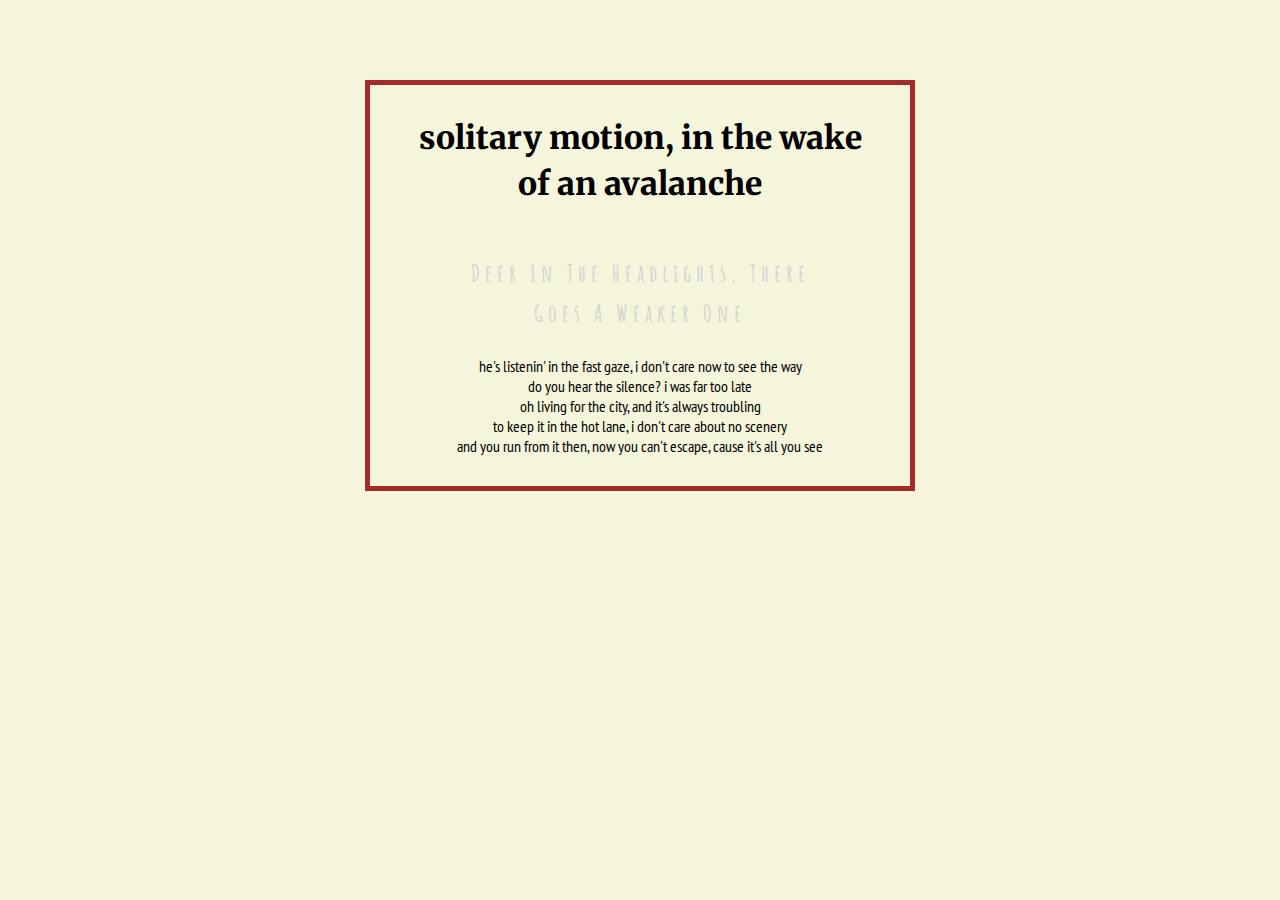
<file: 3.2 WebTypography/index.html>
<!DOCTYPE html>
<html>

<head>
    <title>Merriweather and Montserrat</title>
    <link href="Style/style.css" rel="stylesheet" type="text/css">
    <link href="https://fonts.googleapis.com/css2?family=Amatic+SC&family=Josefin+Sans&family=Merriweather&family=Montserrat&family=PT+Sans&family=PT+Sans+Narrow&display=swap" rel="stylesheet">
</head>

<body>
    <div id="container">
        <div class="text-content">
            <h1>
                solitary motion, in the wake of an avalanche
            </h1>

            <h2>
                deer in the headlights, there <br>
                goes a weaker one
            </h2>

            <p>
                he's listenin' in the fast gaze, i don't care now to see the way<br>
                do you hear the silence? i was far too late
            </p>

            <p>
                oh living for the city, and it's always troubling<br>
                to keep it in the hot lane, i don't care about no scenery<br>
                and you run from it then, now you can't escape, cause it's all you see
            </p>
        </div> <!--end of text-content-->
    </div> <!--end of container-->
</body>

</html>
</file>
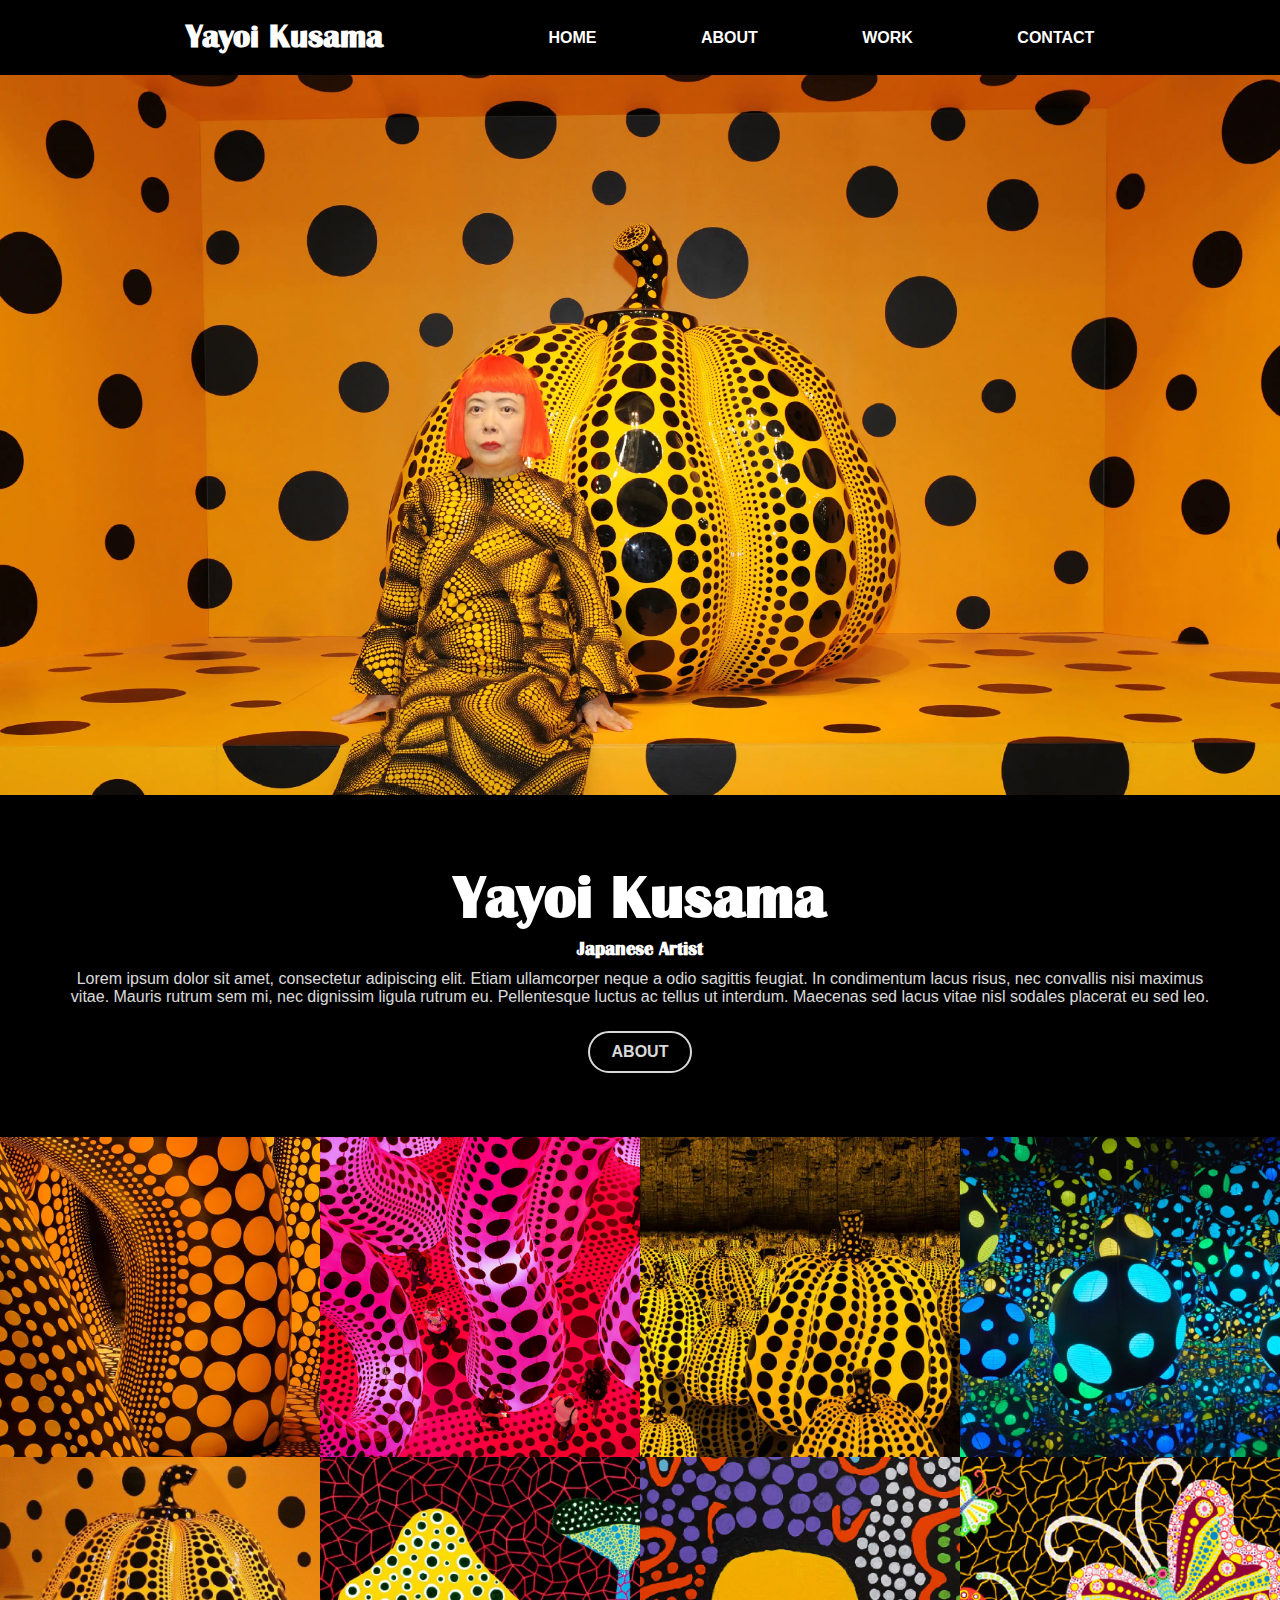
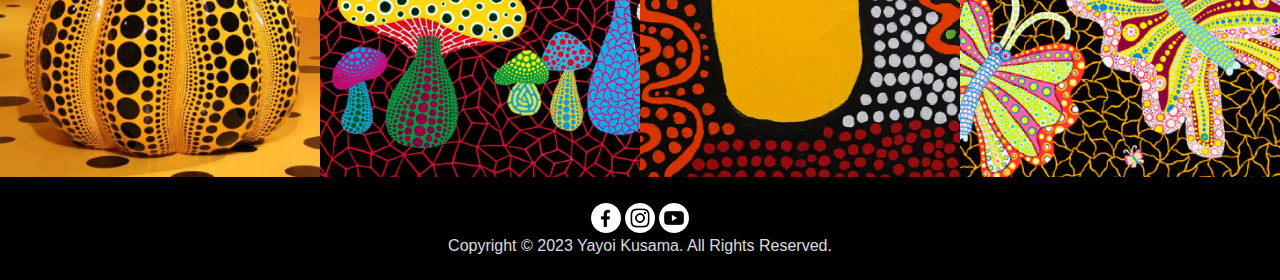
<file: 6-OnePageLayout/Index.html>
<!DOCTYPE html>
<html>

<head>
    <title>Yayoi Kusama</title>
    <link href="style/style.css" rel="stylesheet" type="text/css">
</head>

<body>
    <div id="container">
        <header>
            <h1 id="logo-text">Yayoi Kusama</h1>
            <nav> <!--Navigation Bar-->
                <ul>
                    <li>Home</li>
                   <li> <a href="#content-text">About</a></li>
                   <li> <a href="#content">Work</a></li>
                    <li>Contact</li>
                </ul>
            </nav>
        </header>

        <div id="banner">
            <img src="images/banner.jpg" alt="banner" width="960" height="400" />
        </div><!--end of banner-->

        <div id="content-text">
                <h1>Yayoi Kusama</h1>
                <h3>Japanese Artist</h3>
                <p>
                    Lorem ipsum dolor sit amet, consectetur adipiscing elit. Etiam ullamcorper neque a odio sagittis
                    feugiat. In condimentum lacus risus, nec convallis nisi maximus vitae. Mauris rutrum sem mi, nec
                    dignissim ligula rutrum eu. Pellentesque luctus ac tellus ut interdum. Maecenas sed lacus vitae nisl
                    sodales placerat eu sed leo.
                </p>

                <a href="#" class="button"><!--button link-->
                    <p>About</p>
                </a>
        </div><!--end of content text-->

        <div id="content">
            <img src="images/artwork-01.jpg" width="240" height="240" alt="portfolio1"/>
            <img src="images/artwork-02.jpg" width="240" height="240" alt="portfolio2"/>
            <img src="images/artwork-03.jpg" width="240" height="240" alt="portfolio3"/>
            <img src="images/artwork-04.jpg" width="240" height="240" alt="portfolio4"/>
            <img src="images/artwork-05.jpg" width="240" height="240" alt="portfolio5"/>
            <img src="images/artwork-06.jpg" width="240" height="240" alt="portfolio6"/>
            <img src="images/artwork-07.jpg" width="240" height="240" alt="portfolio7"/>
            <img src="images/artwork-08.jpg" width="240" height="240" alt="portfolio8"/>
        </div><!--end of content-->

        <footer>
            <div id="social-media-icon">
                <img class='button' src="images/fb.png" width="30" height="30" alt="facebook"/>
                <img class='button' src="images/ig.png" width="30" height="30" alt="instagram"/>
                <img class='button' src="images/yt.png" width="30" height="30" alt="youtube"/>
            </div><!--end of social media-->

            <p>Copyright &copy; 2023 Yayoi Kusama. All Rights Reserved.</p>
        </footer>
    </div> <!--end of container-->
</body>

</html>
</file>
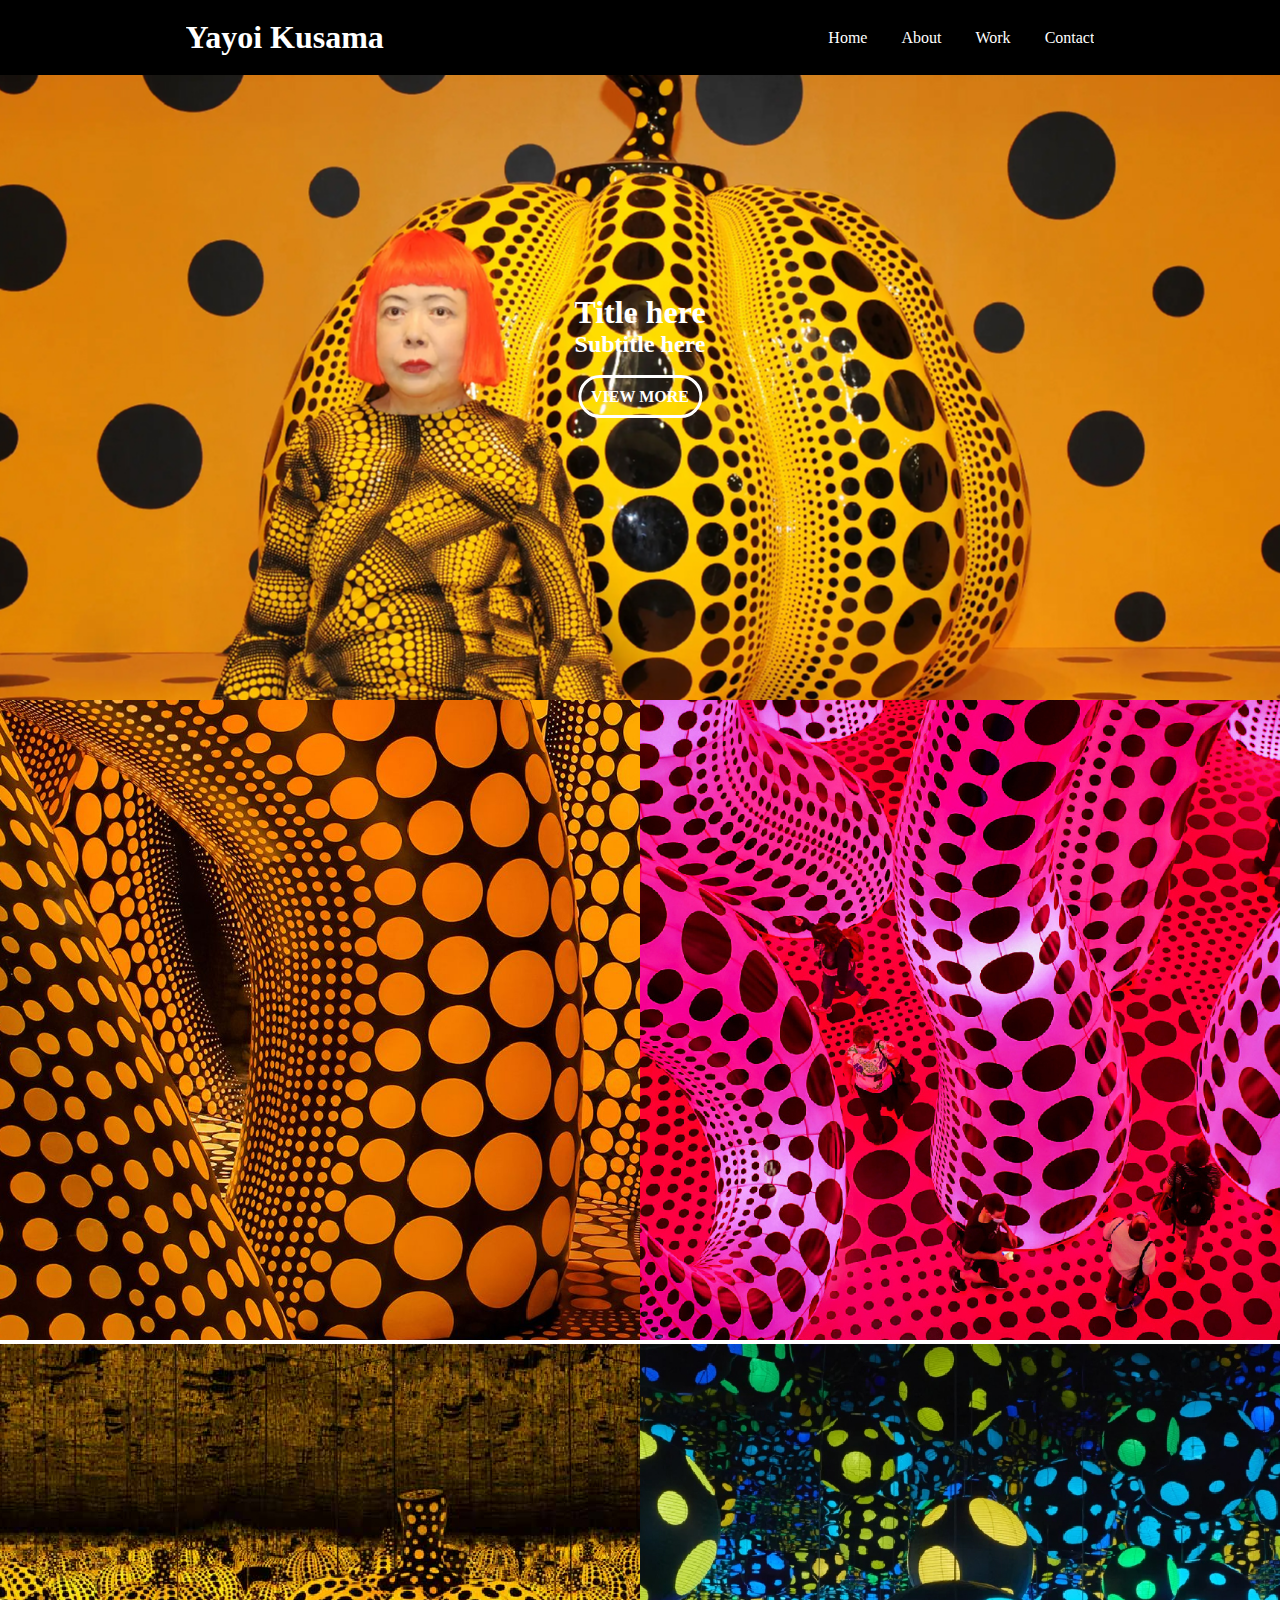
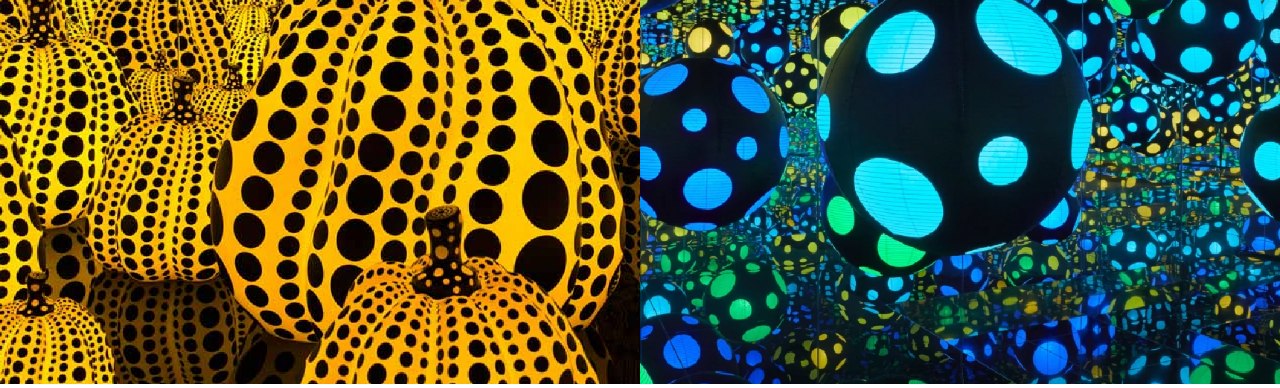
<file: 7-Position/index.html>
<!DOCTYPE html>
<html>
    <head>
        <title>Yayoi Kusama</title>
        <link href="styles/style.css" rel="stylesheet" type="text/css">
    </head>

</html>

<body>
    <div class="container">
        <header>
            <div id="header-box">
                <h1 id="logo-text">Yayoi Kusama</h1>
                <nav> <!--Navigation Bar-->
                    <ul>
                        <li>Home</li>
                        <li> <a href="#content-text">About</a></li>
                        <li> <a href="#content">Work</a></li>
                        <li>Contact</li>
                    </ul>
                </nav>
            </div><!--end of headerbox-->
        </header>

        <div class="herobanner">
            <div class="hero-content">
                <h1>Title here</h1>
                <h2>Subtitle here</h2>
                <a class="button" href="#">View More</a>
            </div><!--end of hero-content-->
        </div><!--end of herobanner-->

        <div class="work">
            <div class="imagecontainer">
                <img src="images/artwork-01.jpg" alt="artwork" height="240" width="240">
                <div class="overlay">
                    <div class="overlay-text">
                        <h2>Artwork 1</h2>
                        <a class="button" href="#">View More</a>
                    </div><!--end of overlay-text-->
                </div><!--end of overlay-->
            </div><!--end of imagecontainer-->

            <div class="imagecontainer">
                <img src="images/artwork-02.jpg" alt="artwork" height="240" width="240">
                <div class="overlay">
                    <div class="overlay-text">
                        <h2>Artwork 2</h2>
                        <a class="button" href="#">View More</a>
                    </div><!--end of overlay-text-->
                </div><!--end of overlay-->
            </div><!--end of imagecontainer-->

            <div class="imagecontainer">
                <img src="images/artwork-03.jpg" alt="artwork" height="240" width="240">
                <div class="overlay">
                    <div class="overlay-text">
                        <h2>Artwork 3</h2>
                        <a class="button" href="#">View More</a>
                    </div><!--end of overlay-text-->
                </div><!--end of overlay-->
            </div><!--end of imagecontainer-->

            <div class="imagecontainer">
                <img src="images/artwork-04.jpg" alt="artwork" height="240" width="240">
                <div class="overlay">
                    <div class="overlay-text">
                        <h2>Artwork 4</h2>
                        <a class="button" href="#">View More</a>
                    </div><!--end of overlay-text-->
                </div><!--end of overlay-->
            </div><!--end of imagecontainer-->
        </div><!--end of work-->

    </div><!--end of container-->
</body>
</file>
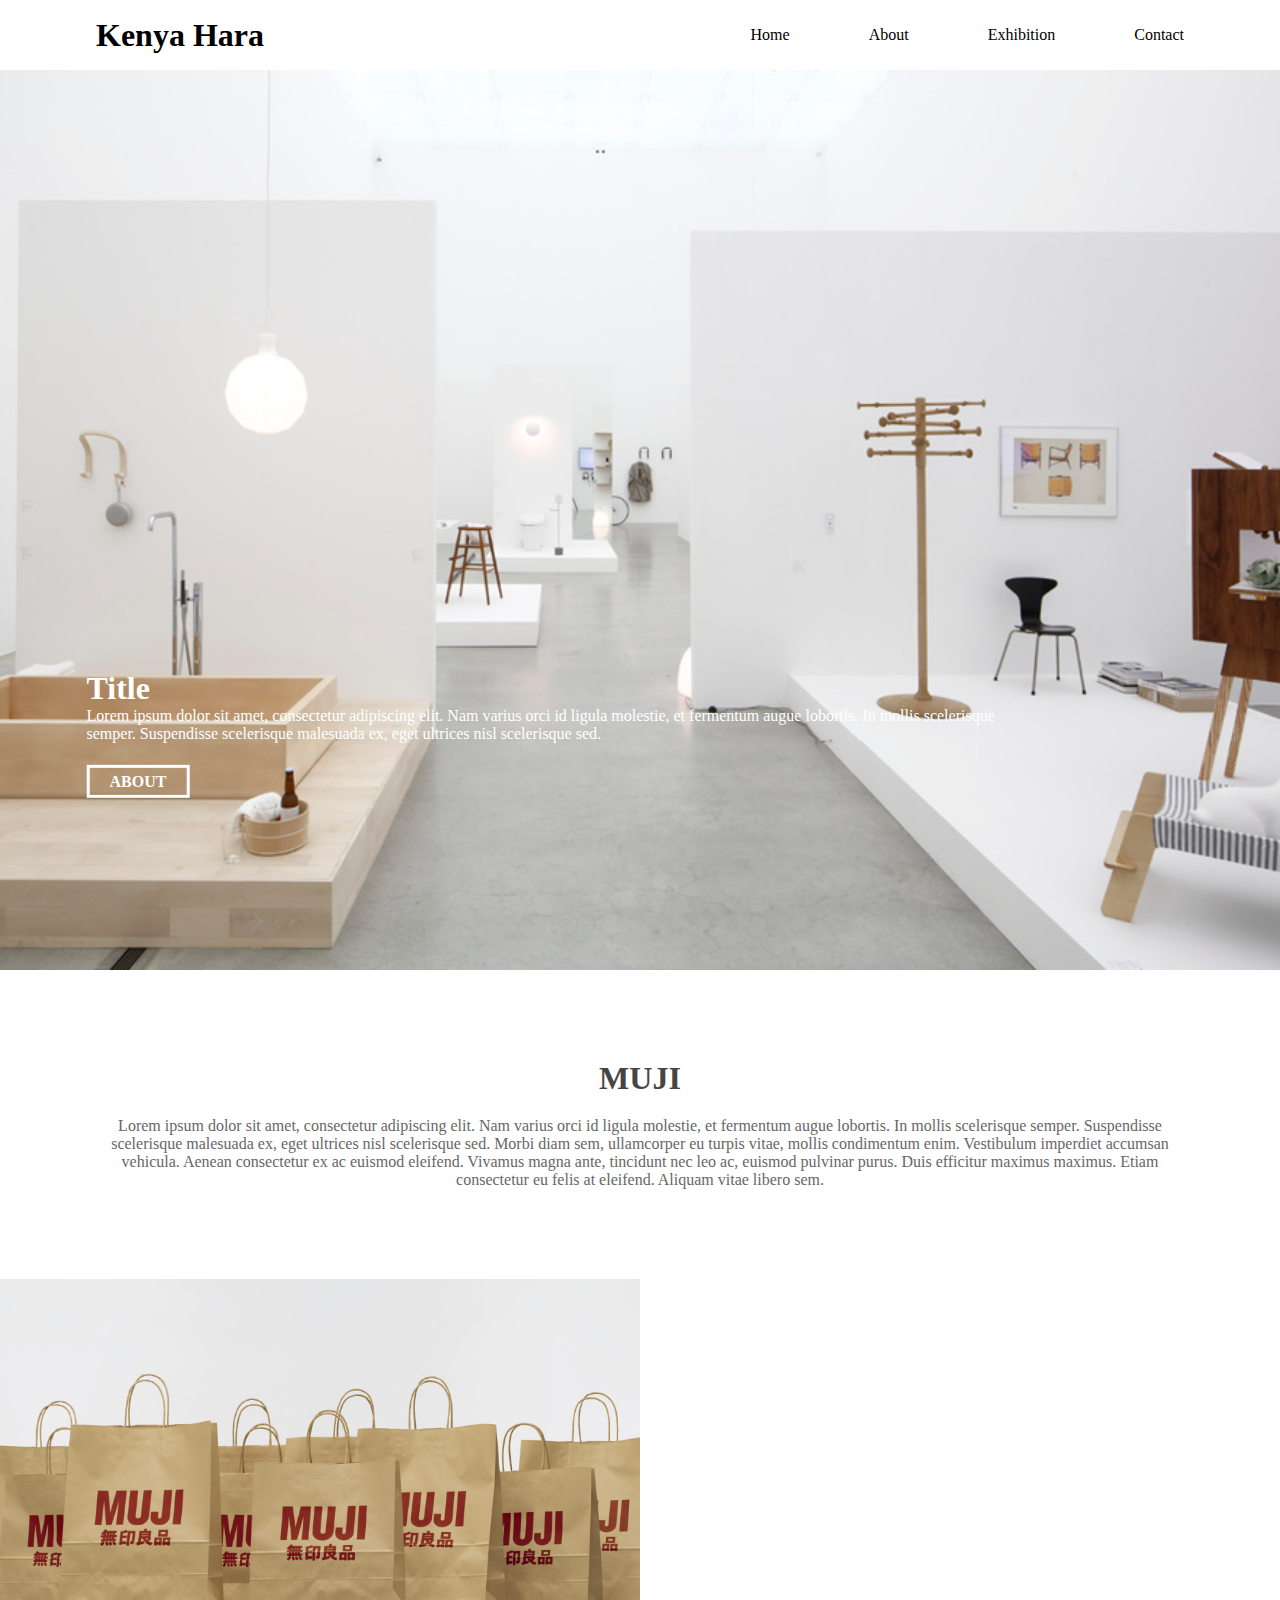
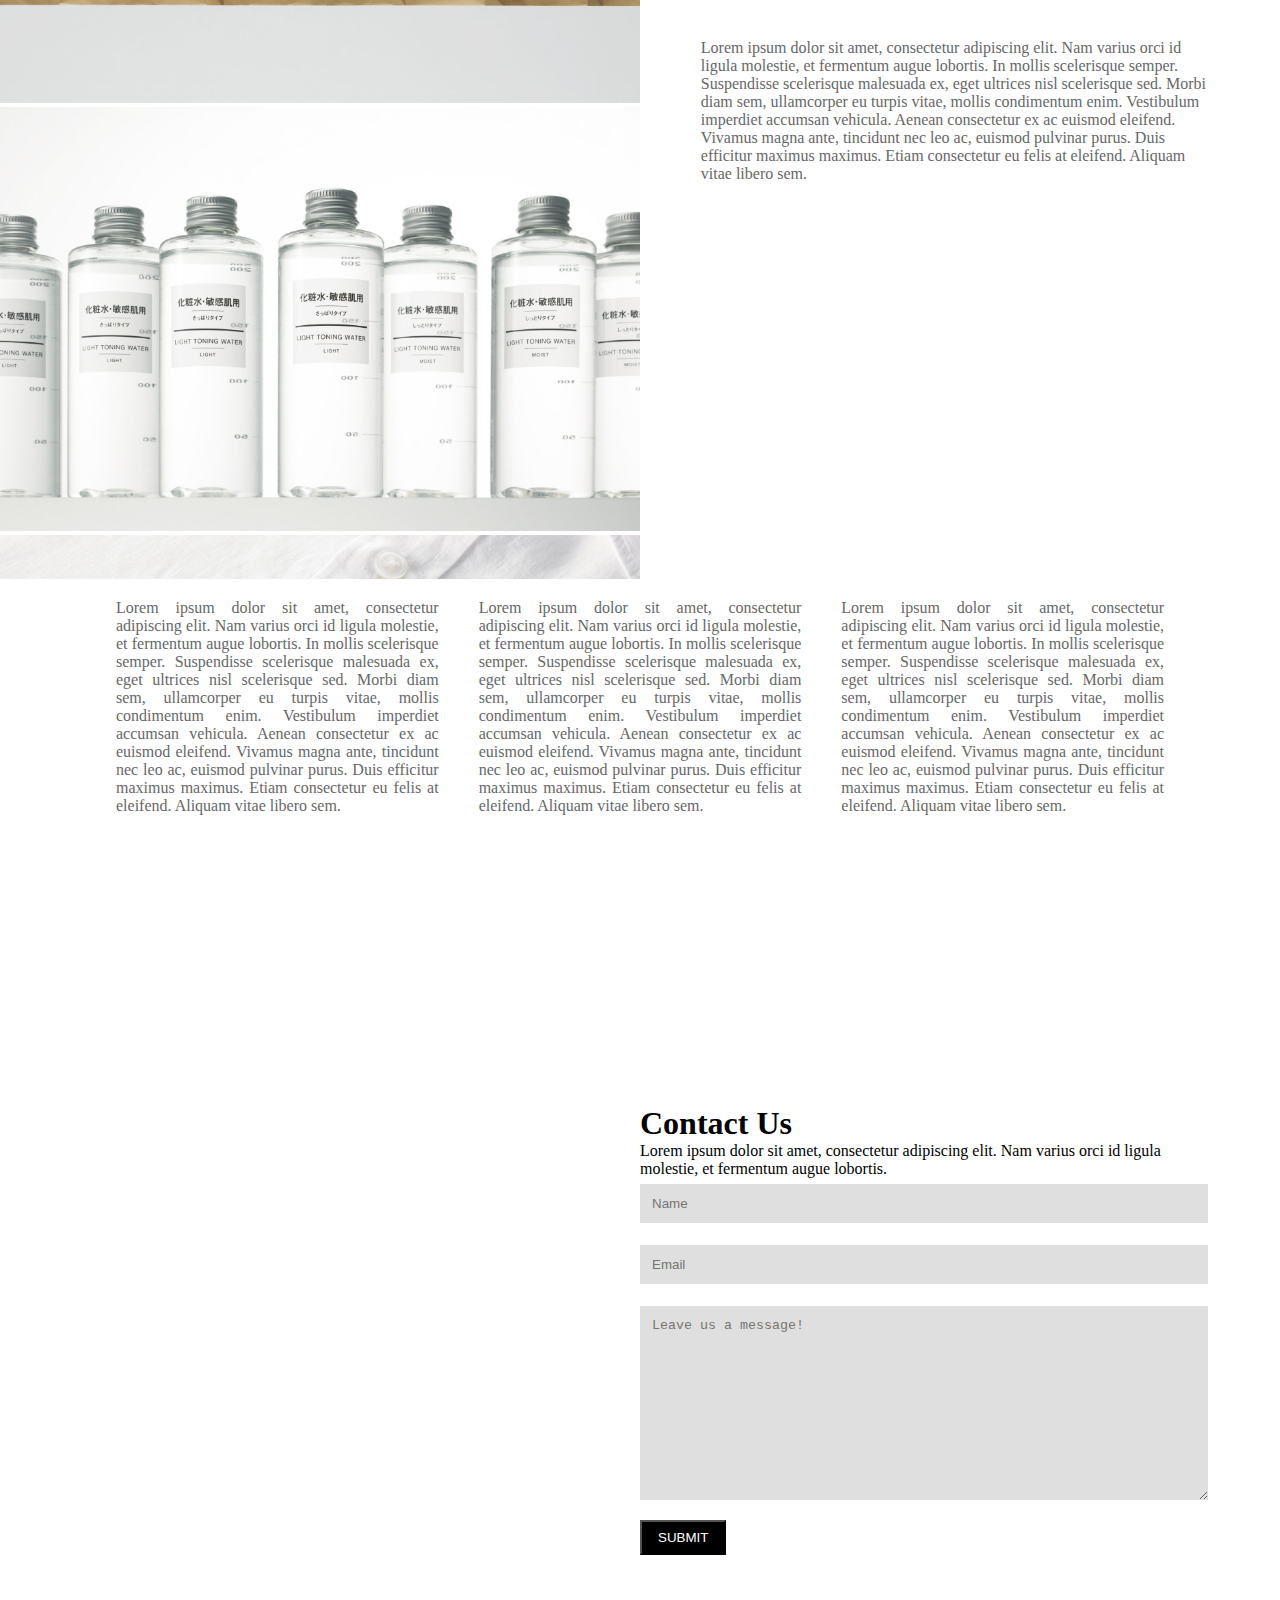
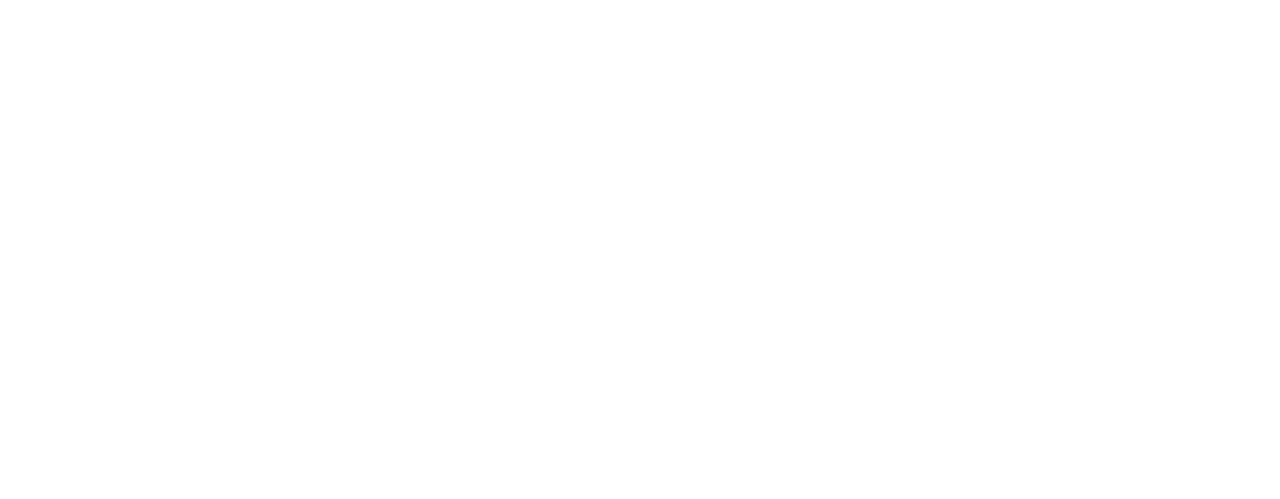
<file: 8-Layout2/index.html>
<!DOCTYPE html>
<html>

<head>
    <title>Kenya Hara</title>
    <link href="styles/index.css" rel="stylesheet" type="text/css">
</head>

<body id="home">
    <div class="container">
        <header class="navbar">
            <div class="header-box">
                <h1 id="logotext">
                    Kenya Hara
                </h1>

                <nav class="nav-menu">
                    <ul>
                        <li><a href="#">Home</a></li>
                        <li><a href="#">About</a></li>
                        <li><a href="#">Exhibition</a></li>
                        <li><a href="#">Contact</a></li>
                    </ul>
                </nav>

                <div class="hamburger">
                    <span class="bar"></span>
                    <span class="bar"></span>
                    <span class="bar"></span>
                </div><!--end of hamburger-->
            </div><!--end of header box-->
        </header>

        <div class="hero-banner">
            <div class="hero-content">
                <h1>Title</h1>
                <p>
                    Lorem ipsum dolor sit amet, consectetur adipiscing elit. Nam varius orci id ligula molestie, et
                    fermentum augue lobortis. In mollis scelerisque semper. Suspendisse scelerisque malesuada ex, eget
                    ultrices nisl scelerisque sed.
                </p>

                <a class="button" href="#">About</a>
            </div><!--end of hero content-->
        </div><!--end of hero banner-->

        <div class="text-container">
            <h1>MUJI</h1>
            <p>
                Lorem ipsum dolor sit amet, consectetur adipiscing elit. Nam varius orci id ligula molestie, et
                fermentum augue lobortis. In mollis scelerisque semper. Suspendisse scelerisque malesuada ex, eget
                ultrices nisl scelerisque sed. Morbi diam sem, ullamcorper eu turpis vitae, mollis condimentum enim.
                Vestibulum imperdiet accumsan vehicula. Aenean consectetur ex ac euismod eleifend. Vivamus magna ante,
                tincidunt nec leo ac, euismod pulvinar purus. Duis efficitur maximus maximus. Etiam consectetur eu felis
                at eleifend. Aliquam vitae libero sem.
            </p>
        </div><!--end of text container-->

        <div class="product-container">
            <div class="product-image">
                <img src="images/img_br_muji1.jpg" alt="artwork" width="620" height="936" />
                <img src="images/img_br_muji2.jpg" alt="artwork" width="620" height="936" />
                <img src="images/img_br_muji3.jpg" alt="artwork" width="620" height="936" />
                <img src="images/img_br_muji4.jpg" alt="artwork" width="620" height="936" />
                <img src="images/img_br_muji5.jpg" alt="artwork" width="620" height="936" />
                <img src="images/img_br_muji6.jpg" alt="artwork" width="620" height="936" />
                <img src="images/img_br_muji7.jpg" alt="artwork" width="620" height="936" />
            </div><!--end of product image-->

            <div class="product-text">
                <p>
                    Lorem ipsum dolor sit amet, consectetur adipiscing elit. Nam varius orci id ligula molestie, et
                    fermentum augue lobortis. In mollis scelerisque semper. Suspendisse scelerisque malesuada ex, eget
                    ultrices nisl scelerisque sed. Morbi diam sem, ullamcorper eu turpis vitae, mollis condimentum enim.
                    Vestibulum imperdiet accumsan vehicula. Aenean consectetur ex ac euismod eleifend. Vivamus magna
                    ante,
                    tincidunt nec leo ac, euismod pulvinar purus. Duis efficitur maximus maximus. Etiam consectetur eu
                    felis
                    at eleifend. Aliquam vitae libero sem.
                </p>
            </div><!--end of product text-->
        </div><!--end of product container-->

        <div class="tctc"><!--threee column text container-->
            <p class="column">
                Lorem ipsum dolor sit amet, consectetur adipiscing elit. Nam varius orci id ligula molestie, et
                fermentum
                augue lobortis. In mollis scelerisque semper. Suspendisse scelerisque malesuada ex, eget ultrices nisl
                scelerisque sed. Morbi diam sem, ullamcorper eu turpis vitae, mollis condimentum enim. Vestibulum
                imperdiet
                accumsan vehicula. Aenean consectetur ex ac euismod eleifend. Vivamus magna ante, tincidunt nec leo ac,
                euismod pulvinar purus. Duis efficitur maximus maximus. Etiam consectetur eu felis at eleifend. Aliquam
                vitae libero sem.
            </p>

            <p class="column">
                Lorem ipsum dolor sit amet, consectetur adipiscing elit. Nam varius orci id ligula molestie, et
                fermentum
                augue lobortis. In mollis scelerisque semper. Suspendisse scelerisque malesuada ex, eget ultrices nisl
                scelerisque sed. Morbi diam sem, ullamcorper eu turpis vitae, mollis condimentum enim. Vestibulum
                imperdiet
                accumsan vehicula. Aenean consectetur ex ac euismod eleifend. Vivamus magna ante, tincidunt nec leo ac,
                euismod pulvinar purus. Duis efficitur maximus maximus. Etiam consectetur eu felis at eleifend. Aliquam
                vitae libero sem.
            </p>

            <p class="column">
                Lorem ipsum dolor sit amet, consectetur adipiscing elit. Nam varius orci id ligula molestie, et
                fermentum
                augue lobortis. In mollis scelerisque semper. Suspendisse scelerisque malesuada ex, eget ultrices nisl
                scelerisque sed. Morbi diam sem, ullamcorper eu turpis vitae, mollis condimentum enim. Vestibulum
                imperdiet
                accumsan vehicula. Aenean consectetur ex ac euismod eleifend. Vivamus magna ante, tincidunt nec leo ac,
                euismod pulvinar purus. Duis efficitur maximus maximus. Etiam consectetur eu felis at eleifend. Aliquam
                vitae libero sem.
            </p>
        </div><!--end of tctc-->

        <div class="contactcontainer">
            <div class="map">
                <iframe
                    src="https://www.google.com/maps/embed?pb=!1m18!1m12!1m3!1d3984.01617058235!2d101.67051461010986!3d3.0903536534991636!2m3!1f0!2f0!3f0!3m2!1i1024!2i768!4f13.1!3m3!1m2!1s0x31cc3837a683b533%3A0xad04fc163a29f4bd!2sDasein%20Academy%20of%20Art!5e0!3m2!1sen!2smy!4v1691998150302!5m2!1sen!2smy"
                    width="600" height="450" style="border:0;" allowfullscreen="" loading="lazy"
                    referrerpolicy="no-referrer-when-downgrade"></iframe>
            </div><!--end of map-->

            <div class="contactbox">
                <h1>Contact Us</h1>
                <p>
                    Lorem ipsum dolor sit amet, consectetur adipiscing elit. Nam varius orci id ligula molestie, et
                    fermentum augue lobortis.
                </p>

                <form>
                    <input type="text" id="name" name="name" placeholder="Name">
                    <!--placeholer是淺淺的字在box裡面-->
                    <input type="email" id="email" name="email" placeholder="Email">
                    <textarea id="msg" name="msg" placeholder="Leave us a message!"></textarea>
                    <input type="submit" value="submit">
                </form>
            </div><!--end of contact box-->

        </div><!--end of contact container-->

        <div class="fullmapcontainer">
            <iframe
                src="https://www.google.com/maps/embed?pb=!1m18!1m12!1m3!1d3984.01617058235!2d101.67051461010986!3d3.0903536534991636!2m3!1f0!2f0!3f0!3m2!1i1024!2i768!4f13.1!3m3!1m2!1s0x31cc3837a683b533%3A0xad04fc163a29f4bd!2sDasein%20Academy%20of%20Art!5e0!3m2!1sen!2smy!4v1691998150302!5m2!1sen!2smy"
                width="600" height="450" style="border:0;" allowfullscreen="" loading="lazy"
                referrerpolicy="no-referrer-when-downgrade"></iframe>
        </div><!--end of fullmapcontainer-->
        
    </div><!--end of container-->
</body>

<script src="./scripts/script.js"></script>



</html>
</file>
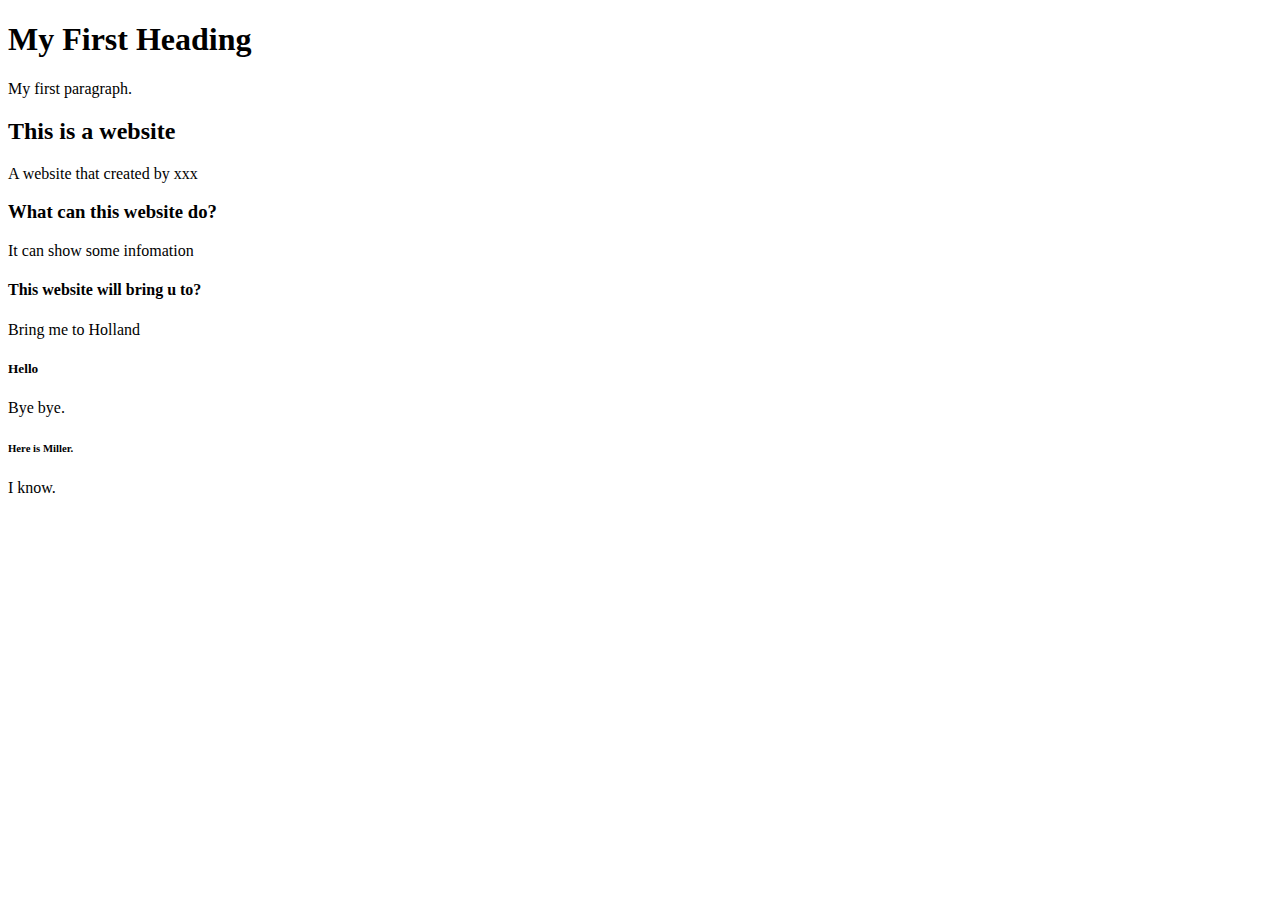
<file: 1.1 FirstWebsite/FirstWebsite.html>
<!DOCTYPE html>
<html>
<body>
    <h1>My First Heading</h1>
    <p>My first paragraph.</p>

    <h2>This is a website</h2>
    <p>A website that created by xxx</p>

    <h3>What can this website do?</h3>
    <p>It can show some infomation</p>

    <h4>This website will bring u to?</h4>
    <p>Bring me to Holland</p>

    <h5>Hello</h5>
    <p>Bye bye.</p>

    <h6>Here is Miller.</h6>
    <p>I know.</p>
</body>
</html>
</file>
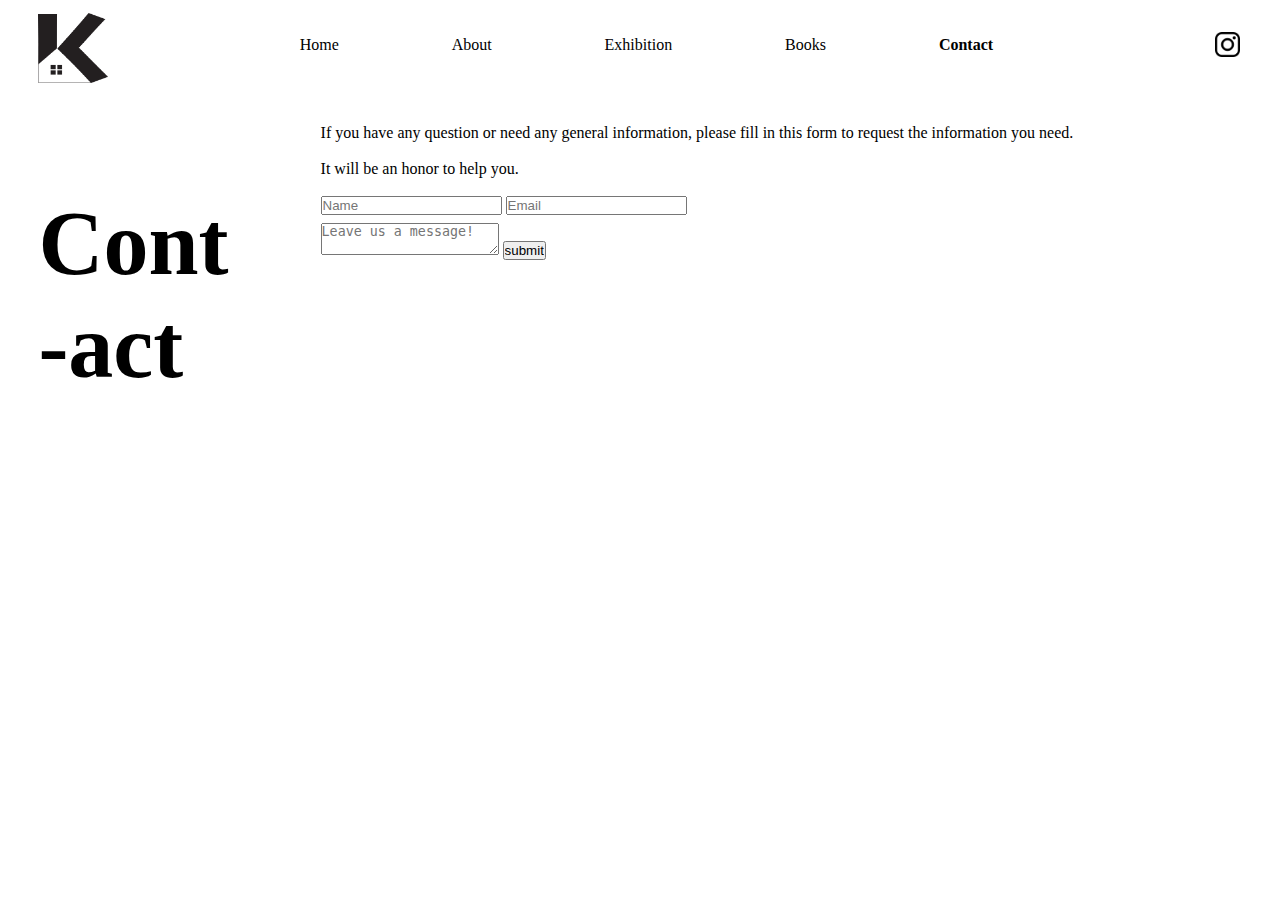
<file: Kenya Hara/Contact.html>
<!DOCTYPE html>
<html>

<head>
    <title>
        Kenya Hara
    </title>
    <link href="styles/contact.css" rel="stylesheet" type="text/css">
</head>

</html>

<body>
    <header>
        <div id="logo">
            <img src="images/KenyaHaraLogo.png" alt="logo" width="70" height="70" />
        </div><!--End of logo-->

        <div id="navi">
            <nav>
                <ul>
                    <a href="Home.html" class="button">
                        <li>Home</li>
                    </a>
                    <a href="About.html" class="button">
                        <li>About</li>
                    </a>
                    <a href="Exhibition.html" class="button">
                        <li>Exhibition</li>
                    </a>
                    <li>Books</li>
                    <b>
                        <li>Contact</li>
                    </b>
                    <a href="https://www.instagram.com/nippondesigncenter/" target="new">
                        <li> <img src="images/InsLogo.png" alt="ig" width="25" height="25" /></li>
                    </a>
                </ul>
            </nav>
        </div><!--end of navi-->
    </header>

    <div id="contact">
        <h1>Cont<br>-act</h1>
    </div><!--End of contact-->

    <div id="text">
        <p>
            If you have any question or need any general information, please fill in this form to request the
            information you need.
            <br>
            It will be an honor to help you.
        </p>
        
        <div class="contactbox">
            <form>
                <input type="text" id="name" name="name" placeholder="Name">
                <!--placeholer是淺淺的字在box裡面-->
                <input type="email" id="email" name="email" placeholder="Email">
                <br>
                <textarea id="msg" name="msg" placeholder="Leave us a message!"></textarea>
                <input type="submit" value="submit">
            </form>
        </div><!--end of contactbox-->
    </div><!--end of text-->
</body>
</file>
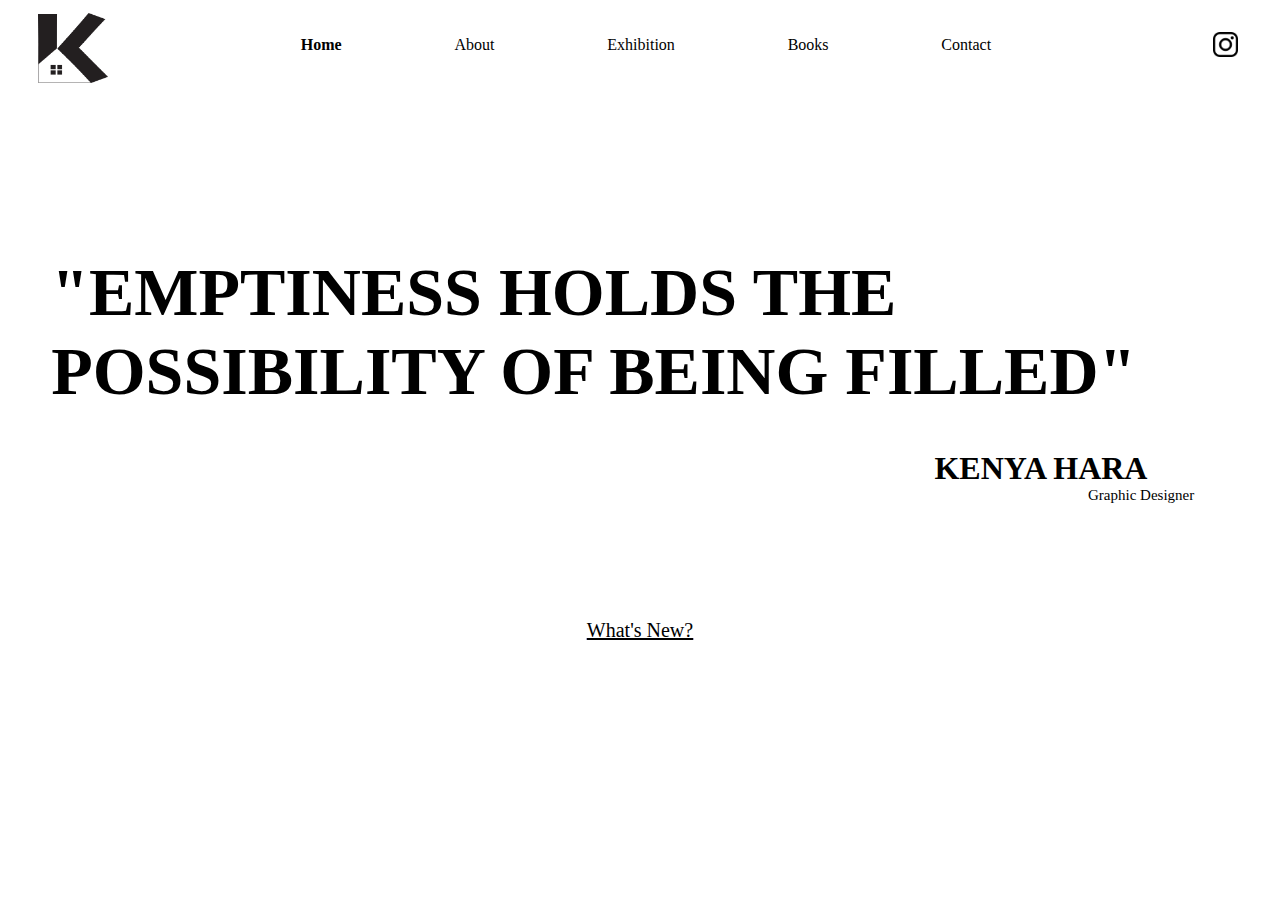
<file: Kenya Hara/Home.html>
<!DOCTYPE html>
<html>

<head>
    <title>
        Kenya Hara
    </title>
    <link href="styles/home.css" rel="stylesheet" type="text/css">
</head>

</html>

<body>
    <header>
        <div id="logo">
            <img src="images/KenyaHaraLogo.png" alt="logo" width="70" height="70" />
        </div><!--End of logo-->

        <div id="navi">
            <nav>
                <ul>
                    <b>
                        <li>Home</li>
                    </b>
                        <li>
                            <a href="About.html" class="button1">About</a>
                        </li>
            
                    <a href="Exhibition.html" class="button1">
                        <li>Exhibition</li>
                    </a>
                    <li>Books</li>
                    <a href="Contact.html" class="button1">
                        <li>Contact</li>
                    </a>
                    <a href="https://www.instagram.com/nippondesigncenter/" target="new">
                        <li> <img src="images/InsLogo.png" alt="ig" width="25" height="25" /></li>
                    </a>
                </ul>
            </nav>
        </div><!--end of navi-->
    </header>

    <div id="quotes">
        <h1>
            "EMPTINESS HOLDS THE
            <br>
            POSSIBILITY OF BEING FILLED"
        </h1>
    </div><!--End of quotes-->

    <div id="quotes1">
        <h2> Kenya Hara </h2>
        <h3> Graphic Designer </h3>
    </div><!--End of quotes1-->

    <div id="whatsnew">
        <a href="#" class="button"><!--button link-->
            <p>What's New?</p>
        </a>
    </div><!--End of whatsnew-->
</body>
</file>
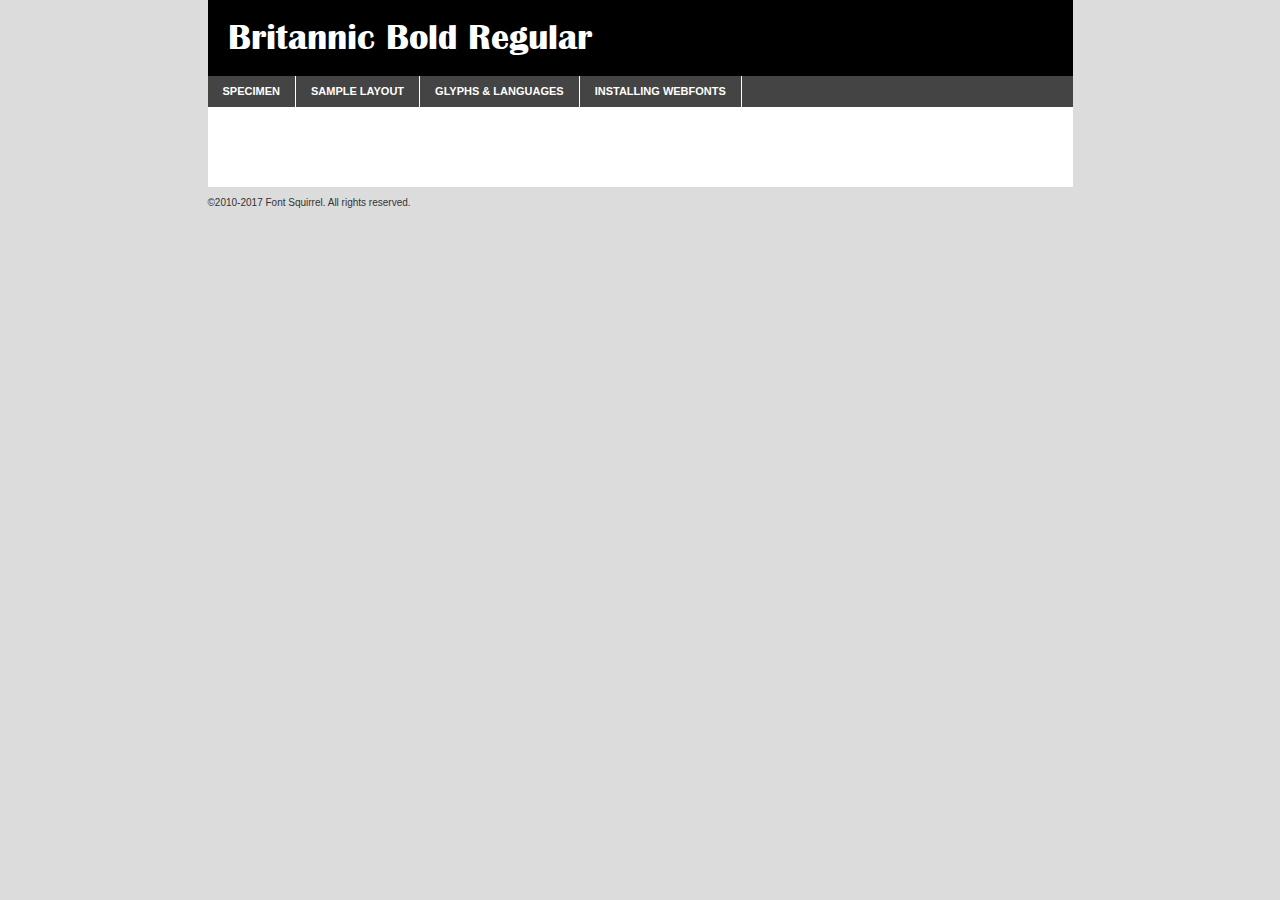
<file: 6-OnePageLayout/webfonts/font1/britanic-demo.html>
<!DOCTYPE html PUBLIC "-//W3C//DTD XHTML 1.0 Transitional//EN"
        "http://www.w3.org/TR/xhtml1/DTD/xhtml1-transitional.dtd">

<html xmlns="http://www.w3.org/1999/xhtml" xml:lang="en" lang="en">
<head>
    <meta http-equiv="Content-Type" content="text/html; charset=utf-8"/>
    <script src="http://ajax.googleapis.com/ajax/libs/jquery/1.7.2/jquery.min.js" type="text/javascript" charset="utf-8"></script>
    <script type="text/javascript">
		(function($) {
			$.fn.easyTabs = function(option) {
				var param = jQuery.extend({ fadeSpeed: 'fast', defaultContent: 1, activeClass: 'active' }, option);
				$(this).each(function() {
					var thisId = '#' + this.id;
					if ( param.defaultContent == '' )
					{
						param.defaultContent = 1;
					}
					if ( typeof param.defaultContent == 'number' )
					{
						var defaultTab = $(thisId + ' .tabs li:eq(' + (param.defaultContent - 1) + ') a').attr('href').substr(1);
					}
					else
					{
						var defaultTab = param.defaultContent;
					}
					$(thisId + ' .tabs li a').each(function() {
						var tabToHide = $(this).attr('href').substr(1);
						$('#' + tabToHide).addClass('easytabs-tab-content');
					});
					hideAll();
					changeContent(defaultTab);

					function hideAll() {$(thisId + ' .easytabs-tab-content').hide();}

					function changeContent(tabId)
					{
						hideAll();
						$(thisId + ' .tabs li').removeClass(param.activeClass);
						$(thisId + ' .tabs li a[href=#' + tabId + ']').closest('li').addClass(param.activeClass);
						if ( param.fadeSpeed != 'none' )
						{
							$(thisId + ' #' + tabId).fadeIn(param.fadeSpeed);
						}
						else
						{
							$(thisId + ' #' + tabId).show();
						}
					}

					$(thisId + ' .tabs li').click(function() {
						var tabId = $(this).find('a').attr('href').substr(1);
						changeContent(tabId);
						return false;
					});
				});
			}
		})(jQuery);
    </script>
    <link rel="stylesheet" href="specimen_files/specimen_stylesheet.css" type="text/css" charset="utf-8"/>
    <link rel="stylesheet" href="stylesheet.css" type="text/css" charset="utf-8"/>

    <style type="text/css">
        		body {
			font-family: 'britannic_boldregular';
        		}

            </style>

    <title>Britannic Bold Regular Specimen</title>


    <script type="text/javascript" charset="utf-8">
		$(document).ready(function() {
			$('#container').easyTabs({ defaultContent: 1 });
		});
    </script>
</head>

<body>
<div id="container">
    <div id="header">
		Britannic Bold Regular    </div>
    <ul class="tabs">
        <li><a href="#specimen">Specimen</a></li>
        <li><a href="#layout">Sample Layout</a></li>
		        <li><a href="#glyphs">Glyphs &amp; Languages</a></li>
        <li><a href="#installing">Installing Webfonts</a></li>

    </ul>

    <div id="main_content">


        <div id="specimen">

            <div class="section">
                <div class="grid12 firstcol">
                    <div class="huge">AaBb</div>
                </div>
            </div>

            <div class="section">
                <div class="glyph_range">A&#x200B;B&#x200b;C&#x200b;D&#x200b;E&#x200b;F&#x200b;G&#x200b;H&#x200b;I&#x200b;J&#x200b;K&#x200b;L&#x200b;M&#x200b;N&#x200b;O&#x200b;P&#x200b;Q&#x200b;R&#x200b;S&#x200b;T&#x200b;U&#x200b;V&#x200b;W&#x200b;X&#x200b;Y&#x200b;Z&#x200b;a&#x200b;b&#x200b;c&#x200b;d&#x200b;e&#x200b;f&#x200b;g&#x200b;h&#x200b;i&#x200b;j&#x200b;k&#x200b;l&#x200b;m&#x200b;n&#x200b;o&#x200b;p&#x200b;q&#x200b;r&#x200b;s&#x200b;t&#x200b;u&#x200b;v&#x200b;w&#x200b;x&#x200b;y&#x200b;z&#x200b;1&#x200b;2&#x200b;3&#x200b;4&#x200b;5&#x200b;6&#x200b;7&#x200b;8&#x200b;9&#x200b;0&#x200b;&amp;&#x200b;.&#x200b;,&#x200b;?&#x200b;!&#x200b;&#64;&#x200b;(&#x200b;)&#x200b;#&#x200b;$&#x200b;%&#x200b;*&#x200b;+&#x200b;-&#x200b;=&#x200b;:&#x200b;;</div>
            </div>
            <div class="section">
                <div class="grid12 firstcol">
                    <table class="sample_table">
                        <tr>
                            <td>10</td>
                            <td class="size10">abcdefghijklmnopqrstuvwxyzABCDEFGHIJKLMNOPQRSTUVWXYZ0123456789abcdefghijklmnopqrstuvwxyzABCDEFGHIJKLMNOPQRSTUVWXYZ0123456789abcdefghijklmnopqrstuvwxyzABCDEFGHIJKLMNOPQRSTUVWXYZ</td>
                        </tr>
                        <tr>
                            <td>11</td>
                            <td class="size11">abcdefghijklmnopqrstuvwxyzABCDEFGHIJKLMNOPQRSTUVWXYZ0123456789abcdefghijklmnopqrstuvwxyzABCDEFGHIJKLMNOPQRSTUVWXYZ0123456789abcdefghijklmnopqrstuvwxyzABCDEFGHIJKLMNOPQRSTUVWXYZ</td>
                        </tr>
                        <tr>
                            <td>12</td>
                            <td class="size12">abcdefghijklmnopqrstuvwxyzABCDEFGHIJKLMNOPQRSTUVWXYZ0123456789abcdefghijklmnopqrstuvwxyzABCDEFGHIJKLMNOPQRSTUVWXYZ0123456789abcdefghijklmnopqrstuvwxyzABCDEFGHIJKLMNOPQRSTUVWXYZ</td>
                        </tr>
                        <tr>
                            <td>13</td>
                            <td class="size13">abcdefghijklmnopqrstuvwxyzABCDEFGHIJKLMNOPQRSTUVWXYZ0123456789abcdefghijklmnopqrstuvwxyzABCDEFGHIJKLMNOPQRSTUVWXYZ0123456789abcdefghijklmnopqrstuvwxyzABCDEFGHIJKLMNOPQRSTUVWXYZ</td>
                        </tr>
                        <tr>
                            <td>14</td>
                            <td class="size14">abcdefghijklmnopqrstuvwxyzABCDEFGHIJKLMNOPQRSTUVWXYZ0123456789abcdefghijklmnopqrstuvwxyzABCDEFGHIJKLMNOPQRSTUVWXYZ0123456789abcdefghijklmnopqrstuvwxyzABCDEFGHIJKLMNOPQRSTUVWXYZ</td>
                        </tr>
                        <tr>
                            <td>16</td>
                            <td class="size16">abcdefghijklmnopqrstuvwxyzABCDEFGHIJKLMNOPQRSTUVWXYZ0123456789abcdefghijklmnopqrstuvwxyzABCDEFGHIJKLMNOPQRSTUVWXYZ</td>
                        </tr>
                        <tr>
                            <td>18</td>
                            <td class="size18">abcdefghijklmnopqrstuvwxyzABCDEFGHIJKLMNOPQRSTUVWXYZ0123456789abcdefghijklmnopqrstuvwxyzABCDEFGHIJKLMNOPQRSTUVWXYZ</td>
                        </tr>
                        <tr>
                            <td>20</td>
                            <td class="size20">abcdefghijklmnopqrstuvwxyzABCDEFGHIJKLMNOPQRSTUVWXYZ0123456789abcdefghijklmnopqrstuvwxyzABCDEFGHIJKLMNOPQRSTUVWXYZ</td>
                        </tr>
                        <tr>
                            <td>24</td>
                            <td class="size24">abcdefghijklmnopqrstuvwxyzABCDEFGHIJKLMNOPQRSTUVWXYZ0123456789abcdefghijklmnopqrstuvwxyzABCDEFGHIJKLMNOPQRSTUVWXYZ</td>
                        </tr>
                        <tr>
                            <td>30</td>
                            <td class="size30">abcdefghijklmnopqrstuvwxyzABCDEFGHIJKLMNOPQRSTUVWXYZ0123456789abcdefghijklmnopqrstuvwxyzABCDEFGHIJKLMNOPQRSTUVWXYZ</td>
                        </tr>
                        <tr>
                            <td>36</td>
                            <td class="size36">abcdefghijklmnopqrstuvwxyzABCDEFGHIJKLMNOPQRSTUVWXYZ0123456789abcdefghijklmnopqrstuvwxyzABCDEFGHIJKLMNOPQRSTUVWXYZ</td>
                        </tr>
                        <tr>
                            <td>48</td>
                            <td class="size48">abcdefghijklmnopqrstuvwxyzABCDEFGHIJKLMNOPQRSTUVWXYZ0123456789abcdefghijklmnopqrstuvwxyzABCDEFGHIJKLMNOPQRSTUVWXYZ</td>
                        </tr>
                        <tr>
                            <td>60</td>
                            <td class="size60">abcdefghijklmnopqrstuvwxyzABCDEFGHIJKLMNOPQRSTUVWXYZ0123456789abcdefghijklmnopqrstuvwxyzABCDEFGHIJKLMNOPQRSTUVWXYZ</td>
                        </tr>
                        <tr>
                            <td>72</td>
                            <td class="size72">abcdefghijklmnopqrstuvwxyzABCDEFGHIJKLMNOPQRSTUVWXYZ0123456789abcdefghijklmnopqrstuvwxyzABCDEFGHIJKLMNOPQRSTUVWXYZ</td>
                        </tr>
                        <tr>
                            <td>90</td>
                            <td class="size90">abcdefghijklmnopqrstuvwxyzABCDEFGHIJKLMNOPQRSTUVWXYZ0123456789abcdefghijklmnopqrstuvwxyzABCDEFGHIJKLMNOPQRSTUVWXYZ</td>
                        </tr>
                    </table>

                </div>

            </div>


            <div class="section" id="bodycomparison">


                <div id="xheight">
                    <div class="fontbody">&#x25FC;&#x25FC;&#x25FC;&#x25FC;&#x25FC;&#x25FC;&#x25FC;&#x25FC;&#x25FC;&#x25FC;&#x25FC;&#x25FC;&#x25FC;&#x25FC;&#x25FC;&#x25FC;&#x25FC;&#x25FC;&#x25FC;&#x25FC;&#x25FC;&#x25FC;&#x25FC;&#x25FC;&#x25FC;&#x25FC;&#x25FC;&#x25FC;&#x25FC;&#x25FC;&#x25FC;&#x25FC;&#x25FC;&#x25FC;&#x25FC;&#x25FC;&#x25FC;&#x25FC;&#x25FC;&#x25FC;&#x25FC;&#x25FC;&#x25FC;&#x25FC;&#x25FC;&#x25FC;&#x25FC;&#x25FC;&#x25FC;&#x25FC;&#x25FC;&#x25FC;&#x25FC;&#x25FC;&#x25FC;&#x25FC;&#x25FC;&#x25FC;&#x25FC;&#x25FC;&#x25FC;&#x25FC;&#x25FC;&#x25FC;&#x25FC;&#x25FC;&#x25FC;&#x25FC;&#x25FC;&#x25FC;&#x25FC;&#x25FC;&#x25FC;&#x25FC;&#x25FC;&#x25FC;&#x25FC;&#x25FC;&#x25FC;&#x25FC;&#x25FC;&#x25FC;&#x25FC;&#x25FC;&#x25FC;&#x25FC;&#x25FC;&#x25FC;&#x25FC;&#x25FC;&#x25FC;&#x25FC;&#x25FC;&#x25FC;&#x25FC;&#x25FC;&#x25FC;&#x25FC;&#x25FC;body</div>
                    <div class="arialbody">body</div>
                    <div class="verdanabody">body</div>
                    <div class="georgiabody">body</div>
                </div>
                <div class="fontbody" style="z-index:1">
                    body<span>Britannic Bold Regular</span>
                </div>
                <div class="arialbody" style="z-index:1">
                    body<span>Arial</span>
                </div>
                <div class="verdanabody" style="z-index:1">
                    body<span>Verdana</span>
                </div>
                <div class="georgiabody" style="z-index:1">
                    body<span>Georgia</span>
                </div>


            </div>


            <div class="section psample psample_row1" id="">

                <div class="grid2 firstcol">
                    <p class="size10"><span>10.</span>Aenean lacinia bibendum nulla sed consectetur. Fusce dapibus, tellus ac cursus commodo, tortor mauris condimentum nibh, ut fermentum massa justo sit amet risus. Nullam id dolor id nibh ultricies vehicula ut id elit. Cum sociis natoque penatibus et magnis dis parturient montes, nascetur ridiculus mus. Nulla vitae elit libero, a pharetra augue.</p>

                </div>
                <div class="grid3">
                    <p class="size11"><span>11.</span>Aenean lacinia bibendum nulla sed consectetur. Fusce dapibus, tellus ac cursus commodo, tortor mauris condimentum nibh, ut fermentum massa justo sit amet risus. Nullam id dolor id nibh ultricies vehicula ut id elit. Cum sociis natoque penatibus et magnis dis parturient montes, nascetur ridiculus mus. Nulla vitae elit libero, a pharetra augue.</p>

                </div>
                <div class="grid3">
                    <p class="size12"><span>12.</span>Aenean lacinia bibendum nulla sed consectetur. Fusce dapibus, tellus ac cursus commodo, tortor mauris condimentum nibh, ut fermentum massa justo sit amet risus. Nullam id dolor id nibh ultricies vehicula ut id elit. Cum sociis natoque penatibus et magnis dis parturient montes, nascetur ridiculus mus. Nulla vitae elit libero, a pharetra augue.</p>

                </div>
                <div class="grid4">
                    <p class="size13"><span>13.</span>Aenean lacinia bibendum nulla sed consectetur. Fusce dapibus, tellus ac cursus commodo, tortor mauris condimentum nibh, ut fermentum massa justo sit amet risus. Nullam id dolor id nibh ultricies vehicula ut id elit. Cum sociis natoque penatibus et magnis dis parturient montes, nascetur ridiculus mus. Nulla vitae elit libero, a pharetra augue.</p>

                </div>
                <div class="white_blend"></div>

            </div>
            <div class="section psample psample_row2" id="">
                <div class="grid3 firstcol">
                    <p class="size14"><span>14.</span>Aenean lacinia bibendum nulla sed consectetur. Fusce dapibus, tellus ac cursus commodo, tortor mauris condimentum nibh, ut fermentum massa justo sit amet risus. Nullam id dolor id nibh ultricies vehicula ut id elit. Cum sociis natoque penatibus et magnis dis parturient montes, nascetur ridiculus mus. Nulla vitae elit libero, a pharetra augue.</p>

                </div>
                <div class="grid4">
                    <p class="size16"><span>16.</span>Aenean lacinia bibendum nulla sed consectetur. Fusce dapibus, tellus ac cursus commodo, tortor mauris condimentum nibh, ut fermentum massa justo sit amet risus. Nullam id dolor id nibh ultricies vehicula ut id elit. Cum sociis natoque penatibus et magnis dis parturient montes, nascetur ridiculus mus. Nulla vitae elit libero, a pharetra augue.</p>

                </div>
                <div class="grid5">
                    <p class="size18"><span>18.</span>Aenean lacinia bibendum nulla sed consectetur. Fusce dapibus, tellus ac cursus commodo, tortor mauris condimentum nibh, ut fermentum massa justo sit amet risus. Nullam id dolor id nibh ultricies vehicula ut id elit. Cum sociis natoque penatibus et magnis dis parturient montes, nascetur ridiculus mus. Nulla vitae elit libero, a pharetra augue.</p>

                </div>

                <div class="white_blend"></div>

            </div>

            <div class="section psample psample_row3" id="">
                <div class="grid5 firstcol">
                    <p class="size20"><span>20.</span>Aenean lacinia bibendum nulla sed consectetur. Fusce dapibus, tellus ac cursus commodo, tortor mauris condimentum nibh, ut fermentum massa justo sit amet risus. Nullam id dolor id nibh ultricies vehicula ut id elit. Cum sociis natoque penatibus et magnis dis parturient montes, nascetur ridiculus mus. Nulla vitae elit libero, a pharetra augue.</p>
                </div>
                <div class="grid7">
                    <p class="size24"><span>24.</span>Aenean lacinia bibendum nulla sed consectetur. Fusce dapibus, tellus ac cursus commodo, tortor mauris condimentum nibh, ut fermentum massa justo sit amet risus. Nullam id dolor id nibh ultricies vehicula ut id elit. Cum sociis natoque penatibus et magnis dis parturient montes, nascetur ridiculus mus. Nulla vitae elit libero, a pharetra augue.</p>
                </div>

                <div class="white_blend"></div>

            </div>

            <div class="section psample psample_row4" id="">
                <div class="grid12 firstcol">
                    <p class="size30"><span>30.</span>Aenean lacinia bibendum nulla sed consectetur. Fusce dapibus, tellus ac cursus commodo, tortor mauris condimentum nibh, ut fermentum massa justo sit amet risus. Nullam id dolor id nibh ultricies vehicula ut id elit. Cum sociis natoque penatibus et magnis dis parturient montes, nascetur ridiculus mus. Nulla vitae elit libero, a pharetra augue.</p>
                </div>
                <div class="white_blend"></div>

            </div>


            <div class="section psample psample_row1 fullreverse">
                <div class="grid2 firstcol">
                    <p class="size10"><span>10.</span>Aenean lacinia bibendum nulla sed consectetur. Fusce dapibus, tellus ac cursus commodo, tortor mauris condimentum nibh, ut fermentum massa justo sit amet risus. Nullam id dolor id nibh ultricies vehicula ut id elit. Cum sociis natoque penatibus et magnis dis parturient montes, nascetur ridiculus mus. Nulla vitae elit libero, a pharetra augue.</p>

                </div>
                <div class="grid3">
                    <p class="size11"><span>11.</span>Aenean lacinia bibendum nulla sed consectetur. Fusce dapibus, tellus ac cursus commodo, tortor mauris condimentum nibh, ut fermentum massa justo sit amet risus. Nullam id dolor id nibh ultricies vehicula ut id elit. Cum sociis natoque penatibus et magnis dis parturient montes, nascetur ridiculus mus. Nulla vitae elit libero, a pharetra augue.</p>

                </div>
                <div class="grid3">
                    <p class="size12"><span>12.</span>Aenean lacinia bibendum nulla sed consectetur. Fusce dapibus, tellus ac cursus commodo, tortor mauris condimentum nibh, ut fermentum massa justo sit amet risus. Nullam id dolor id nibh ultricies vehicula ut id elit. Cum sociis natoque penatibus et magnis dis parturient montes, nascetur ridiculus mus. Nulla vitae elit libero, a pharetra augue.</p>

                </div>
                <div class="grid4">
                    <p class="size13"><span>13.</span>Aenean lacinia bibendum nulla sed consectetur. Fusce dapibus, tellus ac cursus commodo, tortor mauris condimentum nibh, ut fermentum massa justo sit amet risus. Nullam id dolor id nibh ultricies vehicula ut id elit. Cum sociis natoque penatibus et magnis dis parturient montes, nascetur ridiculus mus. Nulla vitae elit libero, a pharetra augue.</p>

                </div>
                <div class="black_blend"></div>

            </div>

            <div class="section psample psample_row2 fullreverse">
                <div class="grid3 firstcol">
                    <p class="size14"><span>14.</span>Aenean lacinia bibendum nulla sed consectetur. Fusce dapibus, tellus ac cursus commodo, tortor mauris condimentum nibh, ut fermentum massa justo sit amet risus. Nullam id dolor id nibh ultricies vehicula ut id elit. Cum sociis natoque penatibus et magnis dis parturient montes, nascetur ridiculus mus. Nulla vitae elit libero, a pharetra augue.</p>

                </div>
                <div class="grid4">
                    <p class="size16"><span>16.</span>Aenean lacinia bibendum nulla sed consectetur. Fusce dapibus, tellus ac cursus commodo, tortor mauris condimentum nibh, ut fermentum massa justo sit amet risus. Nullam id dolor id nibh ultricies vehicula ut id elit. Cum sociis natoque penatibus et magnis dis parturient montes, nascetur ridiculus mus. Nulla vitae elit libero, a pharetra augue.</p>

                </div>
                <div class="grid5">
                    <p class="size18"><span>18.</span>Aenean lacinia bibendum nulla sed consectetur. Fusce dapibus, tellus ac cursus commodo, tortor mauris condimentum nibh, ut fermentum massa justo sit amet risus. Nullam id dolor id nibh ultricies vehicula ut id elit. Cum sociis natoque penatibus et magnis dis parturient montes, nascetur ridiculus mus. Nulla vitae elit libero, a pharetra augue.</p>

                </div>
                <div class="black_blend"></div>

            </div>

            <div class="section psample fullreverse psample_row3" id="">
                <div class="grid5 firstcol">
                    <p class="size20"><span>20.</span>Aenean lacinia bibendum nulla sed consectetur. Fusce dapibus, tellus ac cursus commodo, tortor mauris condimentum nibh, ut fermentum massa justo sit amet risus. Nullam id dolor id nibh ultricies vehicula ut id elit. Cum sociis natoque penatibus et magnis dis parturient montes, nascetur ridiculus mus. Nulla vitae elit libero, a pharetra augue.</p>
                </div>
                <div class="grid7">
                    <p class="size24"><span>24.</span>Aenean lacinia bibendum nulla sed consectetur. Fusce dapibus, tellus ac cursus commodo, tortor mauris condimentum nibh, ut fermentum massa justo sit amet risus. Nullam id dolor id nibh ultricies vehicula ut id elit. Cum sociis natoque penatibus et magnis dis parturient montes, nascetur ridiculus mus. Nulla vitae elit libero, a pharetra augue.</p>
                </div>

                <div class="black_blend"></div>

            </div>

            <div class="section psample fullreverse psample_row4" id="" style="border-bottom: 20px #000 solid;">
                <div class="grid12 firstcol">
                    <p class="size30"><span>30.</span>Aenean lacinia bibendum nulla sed consectetur. Fusce dapibus, tellus ac cursus commodo, tortor mauris condimentum nibh, ut fermentum massa justo sit amet risus. Nullam id dolor id nibh ultricies vehicula ut id elit. Cum sociis natoque penatibus et magnis dis parturient montes, nascetur ridiculus mus. Nulla vitae elit libero, a pharetra augue.</p>
                </div>
                <div class="black_blend"></div>

            </div>


        </div>

        <div id="layout">

            <div class="section">

                <div class="grid12 firstcol">
                    <h1>Lorem Ipsum Dolor</h1>
                    <h2>Etiam porta sem malesuada magna mollis euismod</h2>

                    <p class="byline">By <a href="#link">Aenean Lacinia</a></p>
                </div>
            </div>
            <div class="section">
                <div class="grid8 firstcol">
                    <p class="large">Donec sed odio dui. Morbi leo risus, porta ac consectetur ac, vestibulum at eros. Fusce dapibus, tellus ac cursus commodo, tortor mauris condimentum nibh, ut fermentum massa justo sit amet risus. </p>


                    <h3>Pellentesque ornare sem</h3>

                    <p>Maecenas sed diam eget risus varius blandit sit amet non magna. Maecenas faucibus mollis interdum. Donec ullamcorper nulla non metus auctor fringilla. Nullam id dolor id nibh ultricies vehicula ut id elit. Nullam id dolor id nibh ultricies vehicula ut id elit. </p>

                    <p>Aenean eu leo quam. Pellentesque ornare sem lacinia quam venenatis vestibulum. Lorem ipsum dolor sit amet, consectetur adipiscing elit. Cum sociis natoque penatibus et magnis dis parturient montes, nascetur ridiculus mus. </p>

                    <p>Nulla vitae elit libero, a pharetra augue. Praesent commodo cursus magna, vel scelerisque nisl consectetur et. Aenean lacinia bibendum nulla sed consectetur. </p>

                    <p>Nullam quis risus eget urna mollis ornare vel eu leo. Nullam quis risus eget urna mollis ornare vel eu leo. Maecenas sed diam eget risus varius blandit sit amet non magna. Donec ullamcorper nulla non metus auctor fringilla. </p>

                    <h3>Cras mattis consectetur</h3>

                    <p>Aenean eu leo quam. Pellentesque ornare sem lacinia quam venenatis vestibulum. Aenean lacinia bibendum nulla sed consectetur. Integer posuere erat a ante venenatis dapibus posuere velit aliquet. Cras mattis consectetur purus sit amet fermentum. </p>

                    <p>Nullam id dolor id nibh ultricies vehicula ut id elit. Nullam quis risus eget urna mollis ornare vel eu leo. Cras mattis consectetur purus sit amet fermentum.</p>
                </div>

                <div class="grid4 sidebar">

                    <div class="box reverse">
                        <p class="last">Nullam quis risus eget urna mollis ornare vel eu leo. Donec ullamcorper nulla non metus auctor fringilla. Cras mattis consectetur purus sit amet fermentum. Sed posuere consectetur est at lobortis. Lorem ipsum dolor sit amet, consectetur adipiscing elit. </p>
                    </div>

                    <p class="caption">Maecenas sed diam eget risus varius.</p>

                    <p>Vestibulum id ligula porta felis euismod semper. Integer posuere erat a ante venenatis dapibus posuere velit aliquet. Vestibulum id ligula porta felis euismod semper. Sed posuere consectetur est at lobortis. Maecenas sed diam eget risus varius blandit sit amet non magna. Fusce dapibus, tellus ac cursus commodo, tortor mauris condimentum nibh, ut fermentum massa justo sit amet risus. </p>


                    <p>Duis mollis, est non commodo luctus, nisi erat porttitor ligula, eget lacinia odio sem nec elit. Aenean lacinia bibendum nulla sed consectetur. Vivamus sagittis lacus vel augue laoreet rutrum faucibus dolor auctor. Aenean lacinia bibendum nulla sed consectetur. Nullam quis risus eget urna mollis ornare vel eu leo. </p>

                    <p>Praesent commodo cursus magna, vel scelerisque nisl consectetur et. Donec ullamcorper nulla non metus auctor fringilla. Maecenas faucibus mollis interdum. Fusce dapibus, tellus ac cursus commodo, tortor mauris condimentum nibh, ut fermentum massa justo sit amet risus. </p>

                </div>
            </div>

        </div>


		

        <div id="glyphs">
            <div class="section">
                <div class="grid12 firstcol">

                    <h1>Language Support</h1>
                    <p>The subset of Britannic Bold Regular in this kit supports the following languages:<br/>

						Albanian, Basque, Breton, Chamorro, Danish, Dutch, English, Faroese, Finnish, French, Frisian, Galician, German, Icelandic, Italian, Malagasy, Norwegian, Portuguese, Spanish, Alsatian, Aragonese, Arapaho, Arrernte, Asturian, Aymara, Bislama, Cebuano, Corsican, Fijian, French_creole, Genoese, Gilbertese, Greenlandic, Haitian_creole, Hiligaynon, Hmong, Hopi, Ibanag, Iloko_ilokano, Indonesian, Interglossa_glosa, Interlingua, Irish_gaelic, Jerriais, Lojban, Lombard, Luxembourgeois, Manx, Mohawk, Norfolk_pitcairnese, Occitan, Oromo, Pangasinan, Papiamento, Piedmontese, Potawatomi, Rhaeto-romance, Romansh, Rotokas, Sami_lule, Samoan, Sardinian, Scots_gaelic, Seychelles_creole, Shona, Sicilian, Somali, Southern_ndebele, Swahili, Swati_swazi, Tagalog_filipino_pilipino, Tetum, Tok_pisin, Uyghur_latinized, Volapuk, Walloon, Warlpiri, Xhosa, Yapese, Zulu, Latinbasic, Ubasic, Demo                    </p>
                    <h1>Glyph Chart</h1>
                    <p>The subset of Britannic Bold Regular in this kit includes all the glyphs listed below. Unicode entities are included above each glyph to help you insert individual characters into your layout.</p>
                    <div id="glyph_chart">

																				                                <div><p>&amp;#32;</p>&#32;</div>
																				                                <div><p>&amp;#33;</p>&#33;</div>
																				                                <div><p>&amp;#34;</p>&#34;</div>
																				                                <div><p>&amp;#35;</p>&#35;</div>
																				                                <div><p>&amp;#36;</p>&#36;</div>
																				                                <div><p>&amp;#37;</p>&#37;</div>
																				                                <div><p>&amp;#38;</p>&#38;</div>
																				                                <div><p>&amp;#39;</p>&#39;</div>
																				                                <div><p>&amp;#40;</p>&#40;</div>
																				                                <div><p>&amp;#41;</p>&#41;</div>
																				                                <div><p>&amp;#42;</p>&#42;</div>
																				                                <div><p>&amp;#43;</p>&#43;</div>
																				                                <div><p>&amp;#44;</p>&#44;</div>
																				                                <div><p>&amp;#45;</p>&#45;</div>
																				                                <div><p>&amp;#46;</p>&#46;</div>
																				                                <div><p>&amp;#47;</p>&#47;</div>
																				                                <div><p>&amp;#48;</p>&#48;</div>
																				                                <div><p>&amp;#49;</p>&#49;</div>
																				                                <div><p>&amp;#50;</p>&#50;</div>
																				                                <div><p>&amp;#51;</p>&#51;</div>
																				                                <div><p>&amp;#52;</p>&#52;</div>
																				                                <div><p>&amp;#53;</p>&#53;</div>
																				                                <div><p>&amp;#54;</p>&#54;</div>
																				                                <div><p>&amp;#55;</p>&#55;</div>
																				                                <div><p>&amp;#56;</p>&#56;</div>
																				                                <div><p>&amp;#57;</p>&#57;</div>
																				                                <div><p>&amp;#58;</p>&#58;</div>
																				                                <div><p>&amp;#59;</p>&#59;</div>
																				                                <div><p>&amp;#60;</p>&#60;</div>
																				                                <div><p>&amp;#61;</p>&#61;</div>
																				                                <div><p>&amp;#62;</p>&#62;</div>
																				                                <div><p>&amp;#63;</p>&#63;</div>
																				                                <div><p>&amp;#64;</p>&#64;</div>
																				                                <div><p>&amp;#65;</p>&#65;</div>
																				                                <div><p>&amp;#66;</p>&#66;</div>
																				                                <div><p>&amp;#67;</p>&#67;</div>
																				                                <div><p>&amp;#68;</p>&#68;</div>
																				                                <div><p>&amp;#69;</p>&#69;</div>
																				                                <div><p>&amp;#70;</p>&#70;</div>
																				                                <div><p>&amp;#71;</p>&#71;</div>
																				                                <div><p>&amp;#72;</p>&#72;</div>
																				                                <div><p>&amp;#73;</p>&#73;</div>
																				                                <div><p>&amp;#74;</p>&#74;</div>
																				                                <div><p>&amp;#75;</p>&#75;</div>
																				                                <div><p>&amp;#76;</p>&#76;</div>
																				                                <div><p>&amp;#77;</p>&#77;</div>
																				                                <div><p>&amp;#78;</p>&#78;</div>
																				                                <div><p>&amp;#79;</p>&#79;</div>
																				                                <div><p>&amp;#80;</p>&#80;</div>
																				                                <div><p>&amp;#81;</p>&#81;</div>
																				                                <div><p>&amp;#82;</p>&#82;</div>
																				                                <div><p>&amp;#83;</p>&#83;</div>
																				                                <div><p>&amp;#84;</p>&#84;</div>
																				                                <div><p>&amp;#85;</p>&#85;</div>
																				                                <div><p>&amp;#86;</p>&#86;</div>
																				                                <div><p>&amp;#87;</p>&#87;</div>
																				                                <div><p>&amp;#88;</p>&#88;</div>
																				                                <div><p>&amp;#89;</p>&#89;</div>
																				                                <div><p>&amp;#90;</p>&#90;</div>
																				                                <div><p>&amp;#91;</p>&#91;</div>
																				                                <div><p>&amp;#92;</p>&#92;</div>
																				                                <div><p>&amp;#93;</p>&#93;</div>
																				                                <div><p>&amp;#94;</p>&#94;</div>
																				                                <div><p>&amp;#95;</p>&#95;</div>
																				                                <div><p>&amp;#96;</p>&#96;</div>
																				                                <div><p>&amp;#97;</p>&#97;</div>
																				                                <div><p>&amp;#98;</p>&#98;</div>
																				                                <div><p>&amp;#99;</p>&#99;</div>
																				                                <div><p>&amp;#100;</p>&#100;</div>
																				                                <div><p>&amp;#101;</p>&#101;</div>
																				                                <div><p>&amp;#102;</p>&#102;</div>
																				                                <div><p>&amp;#103;</p>&#103;</div>
																				                                <div><p>&amp;#104;</p>&#104;</div>
																				                                <div><p>&amp;#105;</p>&#105;</div>
																				                                <div><p>&amp;#106;</p>&#106;</div>
																				                                <div><p>&amp;#107;</p>&#107;</div>
																				                                <div><p>&amp;#108;</p>&#108;</div>
																				                                <div><p>&amp;#109;</p>&#109;</div>
																				                                <div><p>&amp;#110;</p>&#110;</div>
																				                                <div><p>&amp;#111;</p>&#111;</div>
																				                                <div><p>&amp;#112;</p>&#112;</div>
																				                                <div><p>&amp;#113;</p>&#113;</div>
																				                                <div><p>&amp;#114;</p>&#114;</div>
																				                                <div><p>&amp;#115;</p>&#115;</div>
																				                                <div><p>&amp;#116;</p>&#116;</div>
																				                                <div><p>&amp;#117;</p>&#117;</div>
																				                                <div><p>&amp;#118;</p>&#118;</div>
																				                                <div><p>&amp;#119;</p>&#119;</div>
																				                                <div><p>&amp;#120;</p>&#120;</div>
																				                                <div><p>&amp;#121;</p>&#121;</div>
																				                                <div><p>&amp;#122;</p>&#122;</div>
																				                                <div><p>&amp;#123;</p>&#123;</div>
																				                                <div><p>&amp;#124;</p>&#124;</div>
																				                                <div><p>&amp;#125;</p>&#125;</div>
																				                                <div><p>&amp;#126;</p>&#126;</div>
																				                                <div><p>&amp;#160;</p>&#160;</div>
																				                                <div><p>&amp;#161;</p>&#161;</div>
																				                                <div><p>&amp;#162;</p>&#162;</div>
																				                                <div><p>&amp;#163;</p>&#163;</div>
																				                                <div><p>&amp;#164;</p>&#164;</div>
																				                                <div><p>&amp;#165;</p>&#165;</div>
																				                                <div><p>&amp;#166;</p>&#166;</div>
																				                                <div><p>&amp;#167;</p>&#167;</div>
																				                                <div><p>&amp;#168;</p>&#168;</div>
																				                                <div><p>&amp;#169;</p>&#169;</div>
																				                                <div><p>&amp;#170;</p>&#170;</div>
																				                                <div><p>&amp;#171;</p>&#171;</div>
																				                                <div><p>&amp;#172;</p>&#172;</div>
																				                                <div><p>&amp;#173;</p>&#173;</div>
																				                                <div><p>&amp;#174;</p>&#174;</div>
																				                                <div><p>&amp;#176;</p>&#176;</div>
																				                                <div><p>&amp;#177;</p>&#177;</div>
																				                                <div><p>&amp;#178;</p>&#178;</div>
																				                                <div><p>&amp;#179;</p>&#179;</div>
																				                                <div><p>&amp;#180;</p>&#180;</div>
																				                                <div><p>&amp;#181;</p>&#181;</div>
																				                                <div><p>&amp;#182;</p>&#182;</div>
																				                                <div><p>&amp;#184;</p>&#184;</div>
																				                                <div><p>&amp;#185;</p>&#185;</div>
																				                                <div><p>&amp;#186;</p>&#186;</div>
																				                                <div><p>&amp;#187;</p>&#187;</div>
																				                                <div><p>&amp;#188;</p>&#188;</div>
																				                                <div><p>&amp;#189;</p>&#189;</div>
																				                                <div><p>&amp;#190;</p>&#190;</div>
																				                                <div><p>&amp;#191;</p>&#191;</div>
																				                                <div><p>&amp;#192;</p>&#192;</div>
																				                                <div><p>&amp;#193;</p>&#193;</div>
																				                                <div><p>&amp;#194;</p>&#194;</div>
																				                                <div><p>&amp;#195;</p>&#195;</div>
																				                                <div><p>&amp;#196;</p>&#196;</div>
																				                                <div><p>&amp;#197;</p>&#197;</div>
																				                                <div><p>&amp;#198;</p>&#198;</div>
																				                                <div><p>&amp;#199;</p>&#199;</div>
																				                                <div><p>&amp;#200;</p>&#200;</div>
																				                                <div><p>&amp;#201;</p>&#201;</div>
																				                                <div><p>&amp;#202;</p>&#202;</div>
																				                                <div><p>&amp;#203;</p>&#203;</div>
																				                                <div><p>&amp;#204;</p>&#204;</div>
																				                                <div><p>&amp;#205;</p>&#205;</div>
																				                                <div><p>&amp;#206;</p>&#206;</div>
																				                                <div><p>&amp;#207;</p>&#207;</div>
																				                                <div><p>&amp;#208;</p>&#208;</div>
																				                                <div><p>&amp;#209;</p>&#209;</div>
																				                                <div><p>&amp;#210;</p>&#210;</div>
																				                                <div><p>&amp;#211;</p>&#211;</div>
																				                                <div><p>&amp;#212;</p>&#212;</div>
																				                                <div><p>&amp;#213;</p>&#213;</div>
																				                                <div><p>&amp;#214;</p>&#214;</div>
																				                                <div><p>&amp;#215;</p>&#215;</div>
																				                                <div><p>&amp;#216;</p>&#216;</div>
																				                                <div><p>&amp;#217;</p>&#217;</div>
																				                                <div><p>&amp;#218;</p>&#218;</div>
																				                                <div><p>&amp;#219;</p>&#219;</div>
																				                                <div><p>&amp;#220;</p>&#220;</div>
																				                                <div><p>&amp;#221;</p>&#221;</div>
																				                                <div><p>&amp;#222;</p>&#222;</div>
																				                                <div><p>&amp;#223;</p>&#223;</div>
																				                                <div><p>&amp;#224;</p>&#224;</div>
																				                                <div><p>&amp;#225;</p>&#225;</div>
																				                                <div><p>&amp;#226;</p>&#226;</div>
																				                                <div><p>&amp;#227;</p>&#227;</div>
																				                                <div><p>&amp;#228;</p>&#228;</div>
																				                                <div><p>&amp;#229;</p>&#229;</div>
																				                                <div><p>&amp;#230;</p>&#230;</div>
																				                                <div><p>&amp;#231;</p>&#231;</div>
																				                                <div><p>&amp;#232;</p>&#232;</div>
																				                                <div><p>&amp;#233;</p>&#233;</div>
																				                                <div><p>&amp;#234;</p>&#234;</div>
																				                                <div><p>&amp;#235;</p>&#235;</div>
																				                                <div><p>&amp;#236;</p>&#236;</div>
																				                                <div><p>&amp;#237;</p>&#237;</div>
																				                                <div><p>&amp;#238;</p>&#238;</div>
																				                                <div><p>&amp;#239;</p>&#239;</div>
																				                                <div><p>&amp;#240;</p>&#240;</div>
																				                                <div><p>&amp;#241;</p>&#241;</div>
																				                                <div><p>&amp;#242;</p>&#242;</div>
																				                                <div><p>&amp;#243;</p>&#243;</div>
																				                                <div><p>&amp;#244;</p>&#244;</div>
																				                                <div><p>&amp;#245;</p>&#245;</div>
																				                                <div><p>&amp;#246;</p>&#246;</div>
																				                                <div><p>&amp;#247;</p>&#247;</div>
																				                                <div><p>&amp;#248;</p>&#248;</div>
																				                                <div><p>&amp;#249;</p>&#249;</div>
																				                                <div><p>&amp;#250;</p>&#250;</div>
																				                                <div><p>&amp;#251;</p>&#251;</div>
																				                                <div><p>&amp;#252;</p>&#252;</div>
																				                                <div><p>&amp;#253;</p>&#253;</div>
																				                                <div><p>&amp;#254;</p>&#254;</div>
																				                                <div><p>&amp;#255;</p>&#255;</div>
																				                                <div><p>&amp;#338;</p>&#338;</div>
																				                                <div><p>&amp;#339;</p>&#339;</div>
																				                                <div><p>&amp;#376;</p>&#376;</div>
																				                                <div><p>&amp;#710;</p>&#710;</div>
																				                                <div><p>&amp;#732;</p>&#732;</div>
																				                                <div><p>&amp;#8192;</p>&#8192;</div>
																				                                <div><p>&amp;#8193;</p>&#8193;</div>
																				                                <div><p>&amp;#8194;</p>&#8194;</div>
																				                                <div><p>&amp;#8195;</p>&#8195;</div>
																				                                <div><p>&amp;#8196;</p>&#8196;</div>
																				                                <div><p>&amp;#8197;</p>&#8197;</div>
																				                                <div><p>&amp;#8198;</p>&#8198;</div>
																				                                <div><p>&amp;#8199;</p>&#8199;</div>
																				                                <div><p>&amp;#8200;</p>&#8200;</div>
																				                                <div><p>&amp;#8201;</p>&#8201;</div>
																				                                <div><p>&amp;#8202;</p>&#8202;</div>
																				                                <div><p>&amp;#8208;</p>&#8208;</div>
																				                                <div><p>&amp;#8209;</p>&#8209;</div>
																				                                <div><p>&amp;#8210;</p>&#8210;</div>
																				                                <div><p>&amp;#8211;</p>&#8211;</div>
																				                                <div><p>&amp;#8212;</p>&#8212;</div>
																				                                <div><p>&amp;#8216;</p>&#8216;</div>
																				                                <div><p>&amp;#8217;</p>&#8217;</div>
																				                                <div><p>&amp;#8218;</p>&#8218;</div>
																				                                <div><p>&amp;#8220;</p>&#8220;</div>
																				                                <div><p>&amp;#8221;</p>&#8221;</div>
																				                                <div><p>&amp;#8222;</p>&#8222;</div>
																				                                <div><p>&amp;#8226;</p>&#8226;</div>
																				                                <div><p>&amp;#8230;</p>&#8230;</div>
																				                                <div><p>&amp;#8239;</p>&#8239;</div>
																				                                <div><p>&amp;#8249;</p>&#8249;</div>
																				                                <div><p>&amp;#8250;</p>&#8250;</div>
																				                                <div><p>&amp;#8287;</p>&#8287;</div>
																				                                <div><p>&amp;#8364;</p>&#8364;</div>
																				                                <div><p>&amp;#8482;</p>&#8482;</div>
																				                                <div><p>&amp;#9724;</p>&#9724;</div>
																																																										                    </div>
                </div>


            </div>
        </div>


        <div id="specs">

        </div>

        <div id="installing">
            <div class="section">
                <div class="grid7 firstcol">
                    <h1>Installing Webfonts</h1>

                    <p>Webfonts are supported by all major browser platforms but not all in the same way. There are currently four different font formats that must be included in order to target all browsers. This includes TTF, WOFF, EOT and SVG.</p>

                    <h2>1. Upload your webfonts</h2>
                    <p>You must upload your webfont kit to your website. They should be in or near the same directory as your CSS files.</p>

                    <h2>2. Include the webfont stylesheet</h2>
                    <p>A special CSS @font-face declaration helps the various browsers select the appropriate font it needs without causing you a bunch of headaches. Learn more about this syntax by reading the <a href="https://www.fontspring.com/blog/further-hardening-of-the-bulletproof-syntax">Fontspring blog post</a> about it. The code for it is as follows:</p>


                    <code>
                        @font-face{
                        font-family: 'MyWebFont';
                        src: url('WebFont.eot');
                        src: url('WebFont.eot?#iefix') format('embedded-opentype'),
                        url('WebFont.woff') format('woff'),
                        url('WebFont.ttf') format('truetype'),
                        url('WebFont.svg#webfont') format('svg');
                        }
                    </code>

                    <p>We've already gone ahead and generated the code for you. All you have to do is link to the stylesheet in your HTML, like this:</p>
                    <code>&lt;link rel=&quot;stylesheet&quot; href=&quot;stylesheet.css&quot; type=&quot;text/css&quot; charset=&quot;utf-8&quot; /&gt;</code>

                    <h2>3. Modify your own stylesheet</h2>
                    <p>To take advantage of your new fonts, you must tell your stylesheet to use them. Look at the original @font-face declaration above and find the property called "font-family." The name linked there will be what you use to reference the font. Prepend that webfont name to the font stack in the "font-family" property, inside the selector you want to change. For example:</p>
                    <code>p { font-family: 'WebFont', Arial, sans-serif; }</code>

                    <h2>4. Test</h2>
                    <p>Getting webfonts to work cross-browser <em>can</em> be tricky. Use the information in the sidebar to help you if you find that fonts aren't loading in a particular browser.</p>
                </div>

                <div class="grid5 sidebar">
                    <div class="box">
                        <h2>Troubleshooting<br/>Font-Face Problems</h2>
                        <p>Having trouble getting your webfonts to load in your new website? Here are some tips to sort out what might be the problem.</p>

                        <h3>Fonts not showing in any browser</h3>

                        <p>This sounds like you need to work on the plumbing. You either did not upload the fonts to the correct directory, or you did not link the fonts properly in the CSS. If you've confirmed that all this is correct and you still have a problem, take a look at your .htaccess file and see if requests are getting intercepted.</p>

                        <h3>Fonts not loading in iPhone or iPad</h3>

                        <p>The most common problem here is that you are serving the fonts from an IIS server. IIS refuses to serve files that have unknown MIME types. If that is the case, you must set the MIME type for SVG to "image/svg+xml" in the server settings. Follow these instructions from Microsoft if you need help.</p>

                        <h3>Fonts not loading in Firefox</h3>

                        <p>The primary reason for this failure? You are still using a version Firefox older than 3.5. So upgrade already! If that isn't it, then you are very likely serving fonts from a different domain. Firefox requires that all font assets be served from the same domain. Lastly it is possible that you need to add WOFF to your list of MIME types (if you are serving via IIS.)</p>

                        <h3>Fonts not loading in IE</h3>

                        <p>Are you looking at Internet Explorer on an actual Windows machine or are you cheating by using a service like Adobe BrowserLab? Many of these screenshot services do not render @font-face for IE. Best to test it on a real machine.</p>

                        <h3>Fonts not loading in IE9</h3>

                        <p>IE9, like Firefox, requires that fonts be served from the same domain as the website. Make sure that is the case.</p>
                    </div>
                </div>
            </div>

        </div>

    </div>
    <div id="footer">
        <p>&copy;2010-2017 Font Squirrel. All rights reserved.</p>
    </div>
</div>
</body>
</html>
</file>
<file: 3.2 WebTypography/Style/style.css>
* {
    margin: 0;
    padding: 0;
}

body {
    background-color: beige;
}

#container {
    width: 960px;
    margin: auto;
}

.text-content {
    text-align: center;
    width: 480px;
    margin: 80px auto;
    border: 5px solid;
    border-color: brown;
    padding: 30px;
}

h1 {
    font-family: 'Merriweather', serif;
    margin-bottom: 46px;
    line-height: 46px;
    font-weight: 800;
}

h2 {
    font-family: 'Amatic SC', cursive;
    text-transform: capitalize;
    color: lightgray;
    margin-bottom: 23px;
    letter-spacing: 5px;
    line-height: 40px;
}

p {
    font-family: 'PT Sans Narrow', sans-serif;
}
</file>
<file: 6-OnePageLayout/style/style.css>
@import url(../webfonts/font1/stylesheet.css);

*{
    margin: 0%;
    padding: 0;
}

body{
    margin: auto;/*左右旁邊兩側*/
    background-color: black;
    color: white;
    font-family:'Segoe UI', Tahoma, Geneva, Verdana, sans-serif;
}

a{
    text-decoration: none;
    color: white;
}

h1,h3{
    font-family: 'britannic_boldregular';
}

p{
    opacity: 85%;
}

header{
    height: 75px;
    width: 71%;
    margin: auto;
    line-height: 75px;
}

header h1{
    float: left;
}

header nav{ /*the nav inside the header*/
    text-transform: uppercase;
    float: right;
}

nav ul li{
    list-style-type: none;/*拿掉dot dot*/
    display: inline; /*並排一條線*/
    margin-right: 100px;
    font-weight: bold;
}

nav ul li:last-child{/*針對nav ul li裏的最後一個東西 = contact*/
    margin-right: 0;
}

nav ul li, .button{
    opacity: 100%;
    transition: 0.5s ease-in-out;
}


nav ul li:hover, .button:hover{
    color: grey;
    opacity: 30%;
    transition: 0.5s ease-in-out;
}

#banner img{
    width: 100%;
    height: auto;
}

#content-text{
    margin: 5%;
    text-align: center;
}

#content-text h1{
    font-size:60px;
}

#content-text h3{
    padding: 5px;
    padding-bottom: 10px;
}

#content-text a p{
    width: 80px;
    margin: auto;
    padding: 10px;
    border: 2px solid white;
    border-radius: 32px;
    margin-top: 25px;
    text-transform: uppercase;
    font-weight: bold;
}


#content{
    overflow: overlay;
}

#content img{
    width: 25%;/*100% 除 4 因為一排要四個*/
    height: auto;
    float: left;
    transition: 0.5s ease-in-out;
}

#content img:hover{
    filter: grayscale(100%);
    transition: 0.5s ease-in-out;
}

footer{
    text-align: center;
    margin: 2%;
}
</file>
<file: 7-Position/styles/style.css>
*{
    margin: 0%;
    padding: 0%;
}

body{
    margin: auto;
}

header{
    background-color: black;
    color: white;
    position: fixed;
    width: 100%;
    top: 0;
    z-index: 11;
}

a{
    text-decoration: none;
    color: white;
}

/*--------Header---------*/
#header-box{
    overflow: overlay;
    width: 71%;
    margin: auto;
    line-height: 75px;
}

#logo-text{
    float: left;
}

nav{
    float: right;
}

nav ul li{
    display: inline;
/*one line*/
    list-style-type: none;
/*no dot*/
    margin-right: 30px;
}

nav ul li:last-child{
    margin-right: 0px;
}

/*-------------Here banner-------------*/

.herobanner{
    background-image: url('../images/banner.jpg');
    background-image: cover;
    background-position: center;
    background-repeat: none;
    height: 700px;
    position: relative;
}

.hero-content{
    color: white;
    text-align: center;
    position: absolute;
    top: 50%;
    left: 50%;
    transform: translate(-50%,-50%);
    /*the 50% of the box*/
}

.hero-content h2{
    margin-bottom: 30px;
}

.button{
    width: 80px;
    padding: 10px;
    border: 3px solid white;
    border-radius: 32px;
    margin-top: 25px;
    text-transform: uppercase;
    font-weight: bold;
}

.button:hover{
    background-color: black;
    color: yellow;
    border-color: black;
}

/*-------Overlay Image-----------*/

.imagecontainer{
    width: 50%;
    height: auto;
    float: left;
    position: relative;
}

.imagecontainer .overlay{
    position: absolute;
    top: 0%;
    bottom: 0%;
    left: 0%;
    right: 0%;
    height: 100%;
    width: 100%;
    background-color: rgba(0, 0, 0, 0.33);
    transition:0.5s ease-in-out ;
    opacity: 0;
}

.imagecontainer:hover .overlay{
    opacity: 1;
    transition: 0.5s ease-in-out;
}

.imagecontainer img{
    width: 100%;
    height: auto;
}

.imagecontainer .overlay-text{
    color: white;
    position: absolute;
    top: 50%;
    left: 50%;
    transform: translate(-50%, -50%);
    text-align: center;
    transition:0.5s ease-in-out ;
}

.overlay-text h2{
    margin-bottom: 20px;
}
</file>
<file: 8-Layout2/styles/index.css>
* {
    margin: 0%;
    padding: 0%;
}

body {
    margin: auto;
}

/*-----width share----*/
.headerbox, .text-container, .tctc, .contactcontainer{
    width: 85%;
    margin: auto;
}

a {
    text-decoration: none;
    color: black;
}

header a:hover {
    color: grey;
}

/*-----p colour-------*/
.text-container, .product-text, .tctc p {
    color: rgb(103, 103, 103);
}

/*--------------------Header------------------------*/

nav ul li {
    list-style-type: none;
    display: inline;
    margin-right: 75px;
}

nav ul li:last-child {
    margin-right: 0%;
}

.header-box {
    overflow: overlay;
    /*avoid the object go up stick at the top， float 讓box變透明所以東西推上去。overflow的作用就是恢復那個box*/
    width: 85%;
    margin: auto;
    line-height: 70px;
}

h1#logotext {
    float: left;
}

nav {
    float: right;
}

.bar{
    display: block;
    height: 3px;
    width: 25px;
    background-color: rgb(19, 19, 19);
    margin: 5px auto;
    border-radius: 30px;
}

.hamburger{
    display: none;
    float: right;
    margin-top: 20px;
    cursor: pointer;
    /*this is when the mouse hover the hamburger will look like afinger pointing*/

}
/*------herobanner------*/

.hero-banner {
    z-index: -1;
    background-image: url(../images/Banner.jpg);
    background-size: cover;
    /*cover = div size*/
    background-position: center;
    background-repeat: none;
    height: 100vh;
    /*vh = based on the screen to set the height*/
    position: relative;
}

.hero-content {
    position: absolute;
    text-align: left;
    top: 77%;
    left: 26%;
    transform: translate(-26%, -77%);
    /*must have transorm if got top & left*/
    color: white;
}

.hero-content p {
    margin-bottom: 30px;
}

.button {
    width: 100px;
    margin: auto;
    padding: 5px 20px;
    color: white;
    border: 3px solid white;
    text-transform: uppercase;
    font-weight: bold;
}

.button:hover {
    background-color: white;
    color: black;
}

/*------textcontainer------*/

.text-container {
    text-align: center;
    margin: 10vh auto;
    /*2 value = updown leftright*/
}

.text-container h1 {
    margin-bottom: 20px;
    color: rgb(69, 69, 69);
}



/*---productcontainer---*/

.product-image {
    width: 50%;
    float: left;
    height: 100vh;
    overflow-y: scroll;
}

.product-image::-webkit-scrollbar{
    display: none;
}

.product-image img {
    width: 100%;
    height: auto;
}

.product-text {
    width: 50%;
    float: right;
}

.product-text p{
    width: 81%;
    margin: auto;
    margin-top: 40vh;
}


/*-----tctc------*/
.tctc{
    display: flex;
    margin-top: 30vh;
    margin-bottom: 30vh;
}

.column{
    margin: 20px;
    text-align: justify;
}

/*------contact container--------*/

.map{
    width: 50%;
    float: left;
}

.map iframe{
    width: 90%;
}

.contactbox{
    width: 50%;
    float: right;
    margin-bottom: 10vh;
}

input[type=text],input[type=email],textarea{
    width: 100%;
    padding: 12px ;
    margin-top: 6px;
    margin-bottom: 16px;
    border: none;
    background-color: rgb(223, 223, 223);
}

textarea{
    height: 170px;
}

input[type=submit]{
    padding: 8px 16px;
    background-color: black;
    color: white;
    text-transform: uppercase;
}

.fullmapcontainer iframe{
    width: 100%;
}



@media(max-width:768px){
    .tctc{
        flex-direction: column;
        /*display column in a single column*/
    }


    .nav-menu{
        display: none;
    }

    .nav-menu.active{
        display: block;
        padding-top: 30vh;
        position: fixed;
        right: 0;
        height: 100vh;
        background-color: rgba(248, 248, 248, 0.8);
        width: 100%;
        /*if 505, it will look half of the screen*/
    }

    nav ul li{
        display: block;
        /* the thing will list down*/
        text-align: center;
        margin-right: 0;
    }

    .hamburger{
        display: block;
    }

    /*the coding below is for the close icon*/
    .hamburger.active .bar:nth-child(2)/*zhen dui na yi ge child*/{
        opacity: 0;
    }

    .hamburger.active .bar:nth-child(1){
        transform: translateY(8px) rotate(45deg);
    }

    .hamburger.active .bar:nth-child(3){
        transform: translateY(-8px) rotate(-45deg);
    }

    /*the .active is for javascript to activate, without this, the close icon wont work*/


}
</file>
<file: Kenya Hara/styles/contact.css>
* {
    margin: 0%;
    padding: 0%;
}

body {
    margin: auto;
}

.button {
    text-decoration: none;
    color: black;
}

header {
    background-color: white;
    overflow: overlay;
    position: fixed;
    width: 100%;
    top: 0;
    z-index: 11;
}

#logo {
    margin: 1% 0% 1% 3%;
    float: left;
}

#navi ul {
    margin-left: 14.90%;
    margin-top: 2.5%;
}

#navi ul li {
    display: inline;
    vertical-align: middle;
    margin-left: 10%;
}

#navi ul li img {
    vertical-align: middle;
    margin-left: 10%;
}

#contact h1 {
    float: left;
    font-size: 90px;
    margin-left: 3%;
    margin-top: 15%;
    margin-right: 5%;
}

#text{
    margin-top: 9%;
    margin-left: 2.2%;
    float: left;
    line-height: 36px;
}
</file>
<file: Kenya Hara/styles/home.css>
*{
    margin: 0%;
    padding: 0%;
}

body{
    margin: auto;
}

.button1{
    color: black;
    text-decoration: none;
}

header{
    background-color: white;
    overflow: overlay;
}

#logo{
    margin: 1% 0% 1% 3%;
    float: left;
}

#navi ul{
    margin-left: 15%;
    margin-top: 2.5%;
}

#navi ul li{
    display: inline;
    vertical-align: middle;
    margin-left: 10%;
}

#navi ul li img{
    vertical-align: middle;
    margin-left: 10%;
}

#quotes{
    font-weight: bold;
    font-size: 34px;
    margin: 12% 4% 3%;
    text-align: left;
}

#quotes1 h2{
    margin-left: 73%;
    font-size: 32px;
    text-transform: uppercase;
}

#quotes1 h3{
    margin-left: 85%;
    font-size: 15px;
    font-weight: lighter;
}

#whatsnew .button p{
    font-size: 20px;
    margin-top: 9%;
    text-align: center;
    color: black;
    text-decoration: underline;
}
</file>
<file: 6-OnePageLayout/webfonts/font1/stylesheet.css>
/*! Generated by Font Squirrel (https://www.fontsquirrel.com) on July 31, 2023 */



@font-face {
    font-family: 'britannic_boldregular';
    src: url('britanic-webfont.woff2') format('woff2'),
         url('britanic-webfont.woff') format('woff');
    font-weight: normal;
    font-style: normal;

}
</file>
<file: 6-OnePageLayout/webfonts/font1/specimen_files/specimen_stylesheet.css>
@import url('grid_12-825-55-15.css');

/*  
	CSS Reset by Eric Meyer - Released under Public Domain
    http://meyerweb.com/eric/tools/css/reset/
*/
html, body, div, span, applet, object, iframe,
h1, h2, h3, h4, h5, h6, p, blockquote, pre,
a, abbr, acronym, address, big, cite, code,
del, dfn, em, font, img, ins, kbd, q, s, samp,
small, strike, strong, sub, sup, tt, var,
b, u, i, center, dl, dt, dd, ol, ul, li,
fieldset, form, label, legend, table,
caption, tbody, tfoot, thead, tr, th, td {
	margin:         0;
	padding:        0;
	border:         0;
	outline:        0;
	font-size:      100%;
	vertical-align: baseline;
	background:     transparent;
}

body {
	line-height: 1;
}

ol, ul {
	list-style: none;
}

blockquote, q {
	quotes: none;
}

blockquote:before, blockquote:after,
q:before, q:after {
	content: '';
	content: none;
}

:focus {
	outline: 0;
}

ins {
	text-decoration: none;
}

del {
	text-decoration: line-through;
}

table {
	border-collapse: collapse;
	border-spacing:  0;
}


body {
	color:            #000;
	background-color: #dcdcdc;
}

a {
	text-decoration: none;
	color:           #1883ba;
}

h1 {
	font-size:     32px;
	font-weight:   normal;
	font-style:    normal;
	margin-bottom: 18px;
}

h2 {
	font-size: 18px;
}

#container {
	width:  865px;
	margin: 0px auto;
}


#header {
	padding:          20px;
	font-size:        36px;
	background-color: #000;
	color:            #fff;
}

#header span {
	color: #666;
}

#main_content {
	background-color: #fff;
	padding:          60px 20px 20px;
}


#footer p {
	margin:         0;
	padding-top:    10px;
	padding-bottom: 50px;
	color:          #333;
	font:           10px Arial, sans-serif;
}

.tabs {
	width:            100%;
	height:           31px;
	background-color: #444;
}

.tabs li {
	float:            left;
	margin:           0;
	overflow:         hidden;
	background-color: #444;
}

.tabs li a {
	display:         block;
	color:           #fff;
	text-decoration: none;
	font:            bold 11px/11px 'Arial';
	text-transform:  uppercase;
	padding:         10px 15px;
	border-right:    1px solid #fff;
}

.tabs li a:hover {
	background-color: #00b3ff;

}

.tabs li.active a {
	color:            #000;
	background-color: #fff;
}


div.huge {

	font-size:      300px;
	line-height:    1em;
	padding:        0;
	letter-spacing: -.02em;
	overflow:       hidden;
}

div.glyph_range {
	font-size:   72px;
	line-height: 1.1em;
}

.size10 {
	font-size: 10px;
}

.size11 {
	font-size: 11px;
}

.size12 {
	font-size: 12px;
}

.size13 {
	font-size: 13px;
}

.size14 {
	font-size: 14px;
}

.size16 {
	font-size: 16px;
}

.size18 {
	font-size: 18px;
}

.size20 {
	font-size: 20px;
}

.size24 {
	font-size: 24px;
}

.size30 {
	font-size: 30px;
}

.size36 {
	font-size: 36px;
}

.size48 {
	font-size: 48px;
}

.size60 {
	font-size: 60px;
}

.size72 {
	font-size: 72px;
}

.size90 {
	font-size: 90px;
}


.psample_row1 {
	height: 120px;
}

.psample_row1 {
	height: 120px;
}

.psample_row2 {
	height: 160px;
}

.psample_row3 {
	height: 160px;
}

.psample_row4 {
	height: 160px;
}

.psample {
	overflow: hidden;
	position: relative;
}

.psample p {
	line-height: 1.3em;
	display:     block;
	overflow:    hidden;
	margin:      0;
}

.psample span {
	margin-right: .5em;
}

.white_blend {
	width:            100%;
	height:           61px;
	background-image: url([data-uri]);
	position:         absolute;
	bottom:           0;
}

.black_blend {
	width:            100%;
	height:           61px;
	background-image: url([data-uri]);
	position:         absolute;
	bottom:           0;
}

.fullreverse {
	background:    #000 !important;
	color:         #fff !important;
	margin-left:   -20px;
	padding-left:  20px;
	margin-right:  -20px;
	padding-right: 20px;
	padding:       20px;
	margin-bottom: 0;
}


.sample_table td {
	padding-top:    3px;
	padding-bottom: 5px;
	padding-left:   5px;
	vertical-align: middle;
	line-height:    1.2em;
}

.sample_table td:first-child {
	background-color: #eee;
	text-align:       right;
	padding-right:    5px;
	padding-left:     0;
	padding:          5px;
	font:             11px/12px 'Courier New', Courier, mono;
}

code {
	white-space:      pre;
	background-color: #eee;
	display:          block;
	padding:          10px;
	margin-bottom:    18px;
	overflow:         auto;
}


.bottom, .last {
	margin-bottom:  0 !important;
	padding-bottom: 0 !important;
}

.box {
	padding:       18px;
	margin-bottom: 18px;
	background:    #eee;
}

.reverse, .reversed {
	background: #000 !important;
	color:      #fff !important;
	border:     none !important;
}

#bodycomparison {
	position:    relative;
	overflow:    hidden;
	font-size:   72px;
	height:      90px;
	white-space: nowrap;
}

#bodycomparison div {
	font-size:   72px;
	line-height: 90px;
	display:     inline;
	margin:      0 15px 0 0;
	padding:     0;
}

#bodycomparison div span {
	font:     10px Arial;
	position: absolute;
	left:     0;
}

#xheight {
	float:       none;
	position:    absolute;
	color:       #d9f3ff;
	font-size:   72px;
	line-height: 90px;
}

.fontbody {
	position: relative;
}

.arialbody {
	font-family: Arial;
	position:    relative;
}

.verdanabody {
	font-family: Verdana;
	position:    relative;
}

.georgiabody {
	font-family: Georgia;
	position:    relative;
}

/* @group Layout page
 */

#layout h1 {
	font-size:   36px;
	line-height: 42px;
	font-weight: normal;
	font-style:  normal;
}

#layout h2 {
	font-size:   24px;
	line-height: 23px;
	font-weight: normal;
	font-style:  normal;
}

#layout h3 {
	font-size:   22px;
	line-height: 1.4em;
	margin-top:  1em;
	font-weight: normal;
	font-style:  normal;
}


#layout p.byline {
	font-size:     12px;
	margin-top:    18px;
	line-height:   12px;
	margin-bottom: 0;
}

#layout p {
	font-size:     14px;
	line-height:   21px;
	margin-bottom: .5em;
}

#layout p.large {
	font-size:   18px;
	line-height: 26px;
}

#layout .sidebar p {
	font-size:   12px;
	line-height: 1.4em;
}

#layout p.caption {
	font-size:     10px;
	margin-top:    -16px;
	margin-bottom: 18px;
}

/* @end */

/* @group Glyphs */

#glyph_chart div {
	background-color: #d9f3ff;
	color:            black;
	float:            left;
	font-size:        36px;
	height:           1.2em;
	line-height:      1.2em;
	margin-bottom:    1px;
	margin-right:     1px;
	text-align:       center;
	width:            1.2em;
	position:         relative;
	padding:          .6em .2em .2em;
}

#glyph_chart div p {
	position:         absolute;
	left:             0;
	top:              0;
	display:          block;
	text-align:       center;
	font:             bold 9px Arial, sans-serif;
	background-color: #3a768f;
	width:            100%;
	color:            #fff;
	padding:          2px 0;
}


#glyphs h1 {
	font-family: Arial, sans-serif;
}

/* @end */

/* @group Installing */

#installing {
	font: 13px Arial, sans-serif;
}

#installing p,
#glyphs p {
	line-height:   1.2em;
	margin-bottom: 18px;
	font:          13px Arial, sans-serif;
}


#installing h3 {
	font-size:  15px;
	margin-top: 18px;
}

/* @end */

#rendering h1 {
	font-family: Arial, sans-serif;
}

.render_table td {
	font:           11px 'Courier New', Courier, mono;
	vertical-align: middle;
}
</file>
